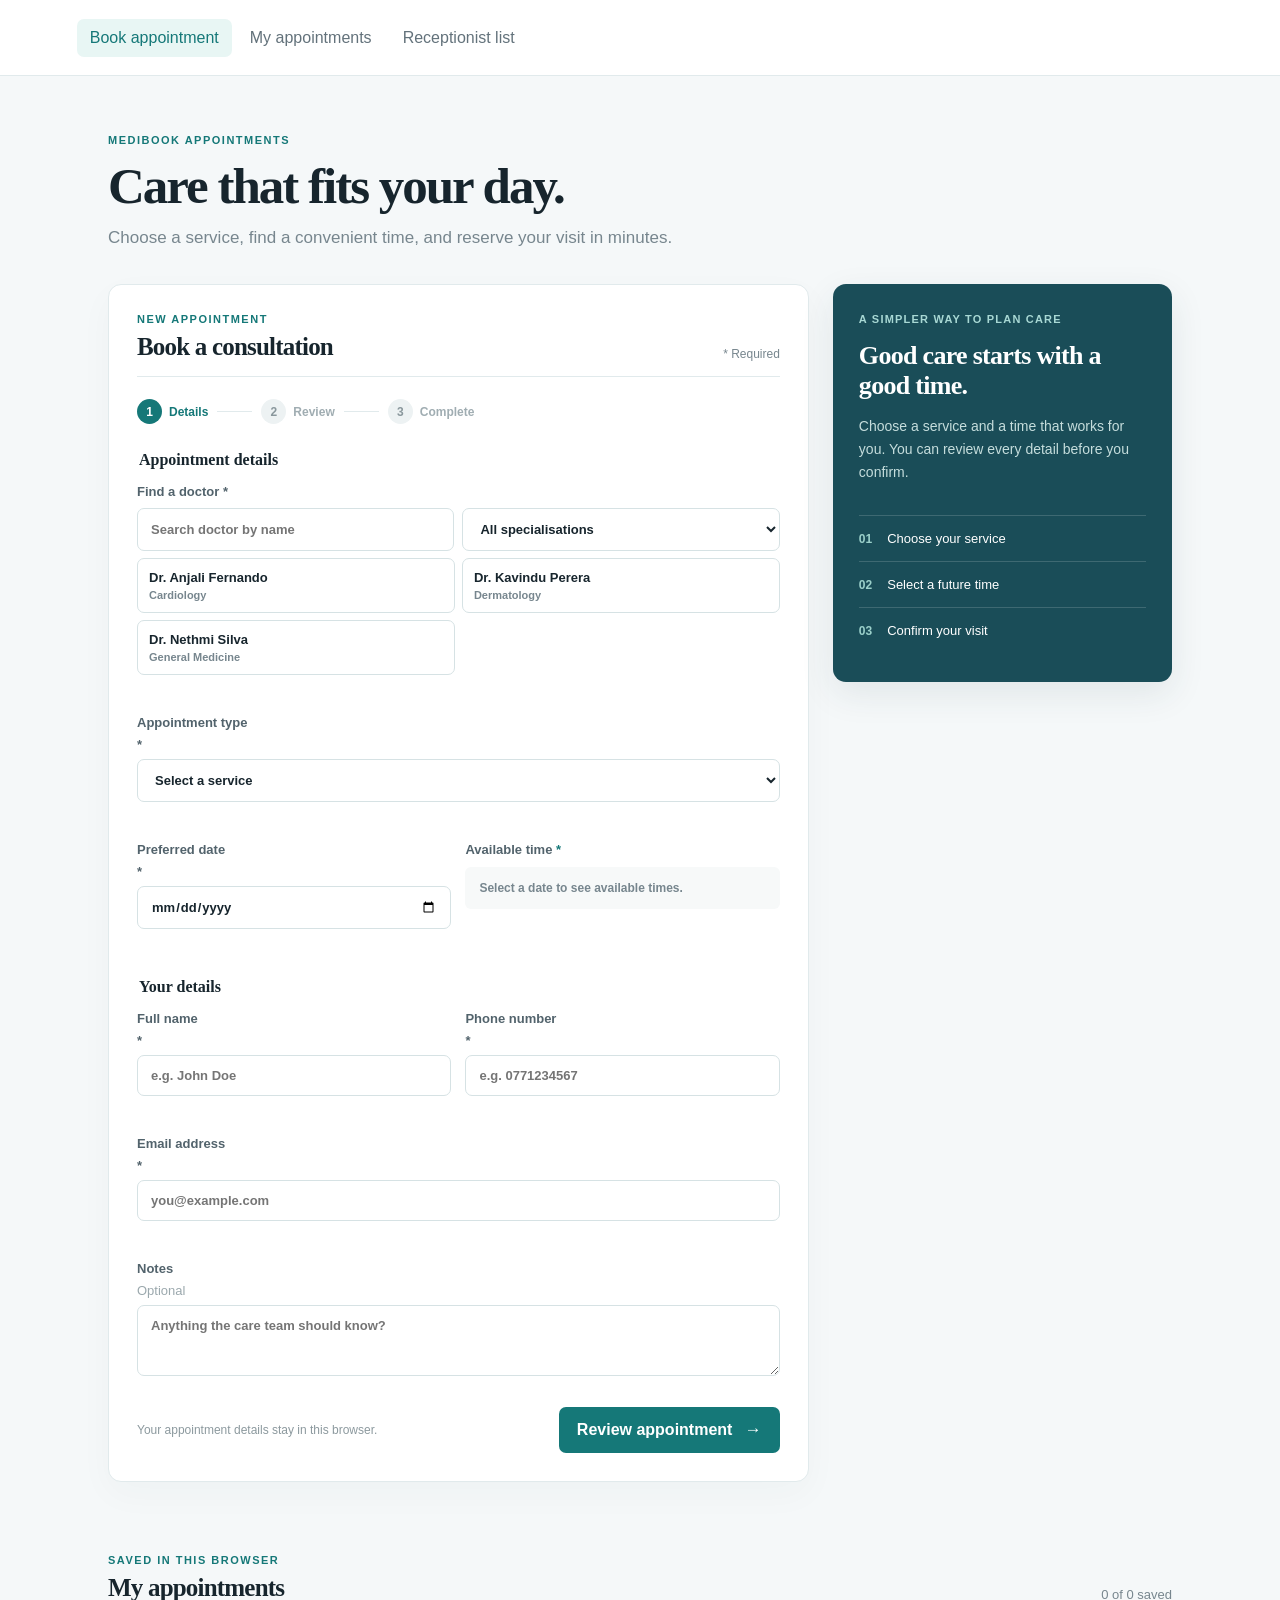
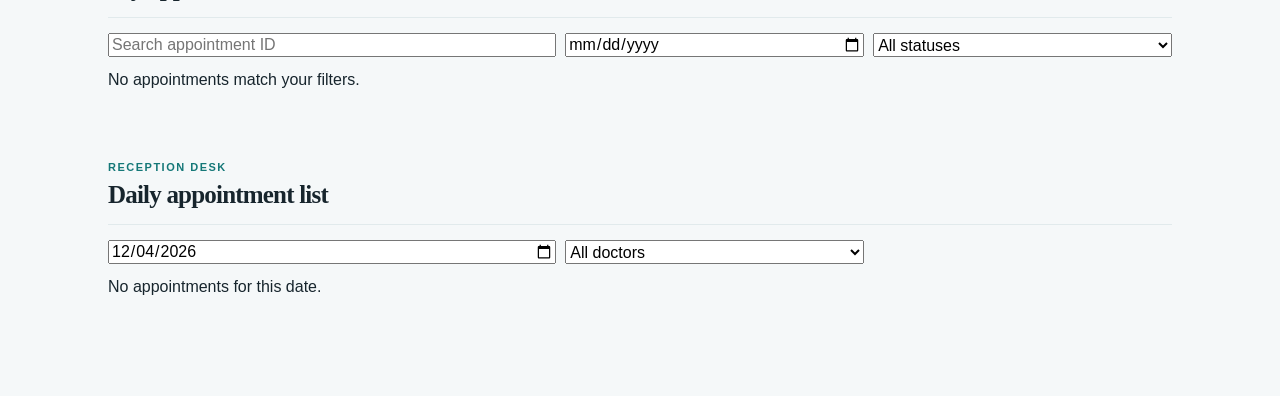
<file: src/main/resources/templates/index.html>
<!doctype html>
<html lang="en">
<head>
    <meta charset="UTF-8">
    <meta name="viewport" content="width=device-width, initial-scale=1.0">
    <meta name="description" content="MediBook appointment booking">
    <title>MediBook | Book an Appointment</title>
    <link rel="stylesheet" href="styles.css">
</head>
<body>
    <header class="site-header">
        <nav class="main-nav" aria-label="Primary navigation">
            <a class="nav-link active" href="#booking">Book appointment</a>
            <a class="nav-link" href="#appointments">My appointments</a><a class="nav-link" href="#reception">Receptionist list</a>
        </nav>
    </header>
    <main class="page-shell">
        <section class="page-intro"><p class="eyebrow">MEDIBOOK APPOINTMENTS</p><h1>Care that fits your day.</h1><p>Choose a service, find a convenient time, and reserve your visit in minutes.</p></section>
        <div id="global-notice" class="notice" role="alert" hidden></div>
        <section id="booking" class="booking-layout" aria-labelledby="booking-title">
            <div class="booking-main">
                <div class="section-heading"><div><p class="eyebrow">NEW APPOINTMENT</p><h2 id="booking-title">Book a consultation</h2></div><span class="required-note">* Required</span></div>
                <div class="stepper" aria-label="Booking progress"><span class="step active" data-step-indicator="1"><b>1</b> Details</span><i></i><span class="step" data-step-indicator="2"><b>2</b> Review</span><i></i><span class="step" data-step-indicator="3"><b>3</b> Complete</span></div>
                <form id="appointment-form" novalidate>
                    <div id="details-step" class="form-step">
                        <fieldset><legend>Appointment details</legend><div class="field-grid">
                            <div class="field full"><span>Find a doctor <span>*</span></span><div class="doctor-search"><input id="doctor-search" type="search" placeholder="Search doctor by name"><select id="specialisation-filter" aria-label="Filter doctors by specialisation"><option value="">All specialisations</option></select></div><div id="doctor-list" class="doctor-list compact"></div><small class="field-error" data-error-for="doctor"></small></div>
                            <label class="field full">Appointment type <span>*</span><select id="service" required><option value="">Select a service</option><option>General Consultation</option><option>Dental Consultation</option><option>Child Health Consultation</option><option>Women's Health Consultation</option><option>Nutrition Consultation</option></select><small class="field-error" data-error-for="service"></small></label>
                            <label class="field">Preferred date <span>*</span><input id="date" type="date" required><small class="field-error" data-error-for="date"></small></label>
                            <div class="field slot-field"><span class="field-label">Available time <span>*</span></span><div id="slot-list" class="slot-grid" aria-live="polite"><p class="field-hint">Select a date to see available times.</p></div><small class="field-error" data-error-for="time"></small></div>
                        </div></fieldset>
                        <fieldset><legend>Your details</legend><div class="field-grid">
                            <label class="field">Full name <span>*</span><input id="name" type="text" autocomplete="name" placeholder="e.g. John Doe" required><small class="field-error" data-error-for="name"></small></label>
                            <label class="field">Phone number <span>*</span><input id="phone" type="tel" autocomplete="tel" placeholder="e.g. 0771234567" required><small class="field-error" data-error-for="phone"></small></label>
                            <label class="field full">Email address <span>*</span><input id="email" type="email" autocomplete="email" placeholder="you@example.com" required><small class="field-error" data-error-for="email"></small></label>
                            <label class="field full">Notes <em>Optional</em><textarea id="notes" rows="3" placeholder="Anything the care team should know?"></textarea></label>
                        </div></fieldset>
                        <div class="form-actions"><span class="secure-note">Your appointment details stay in this browser.</span><button class="button button-primary" type="submit">Review appointment <span>→</span></button></div>
                    </div>
                    <div id="review-step" class="form-step" hidden><div class="review-heading"><button type="button" class="back-link" id="back-to-details">← Edit details</button><p class="eyebrow">CHECK BEFORE YOU BOOK</p><h2>Review appointment</h2><p>Everything look right? Confirm below to reserve this time.</p></div><div id="review-card" class="review-card"></div><div class="form-actions"><button type="button" class="button button-secondary" id="review-edit">Edit details</button><button class="button button-primary" type="button" id="confirm-booking">Confirm appointment <span>→</span></button></div></div>
                </form>
                <div id="success-step" class="form-step success-panel" hidden><div class="success-icon">✓</div><p class="eyebrow">BOOKING CONFIRMED</p><h2>Your appointment is reserved.</h2><p>We have saved your appointment details in this browser.</p><div class="booking-id"><span>Appointment ID</span><strong id="booking-id"></strong></div><button class="button button-primary" id="new-appointment">Book another appointment</button><a class="text-link" href="#appointments" id="view-appointments">View my appointments</a></div>
            </div>
            <aside class="booking-aside"><div class="aside-kicker">A simpler way to plan care</div><h2>Good care starts with a good time.</h2><p>Choose a service and a time that works for you. You can review every detail before you confirm.</p><div class="aside-list"><div><b>01</b><span>Choose your service</span></div><div><b>02</b><span>Select a future time</span></div><div><b>03</b><span>Confirm your visit</span></div></div></aside>
        </section>
        <section id="appointments" class="appointments-section" aria-labelledby="appointments-title"><div class="section-heading"><div><p class="eyebrow">SAVED IN THIS BROWSER</p><h2 id="appointments-title">My appointments</h2></div><span id="appointment-count" class="muted"></span></div><div class="appointment-filters"><input id="appointment-search" type="search" placeholder="Search appointment ID"><input id="appointment-date-filter" type="date"><select id="appointment-status-filter"><option value="">All statuses</option><option value="Confirmed">Confirmed</option><option value="Rescheduled">Rescheduled</option><option value="Cancelled">Cancelled</option></select></div><div id="appointment-list"></div></section>
        <section id="reception" class="appointments-section" aria-labelledby="reception-title"><div class="section-heading"><div><p class="eyebrow">RECEPTION DESK</p><h2 id="reception-title">Daily appointment list</h2></div></div><div class="appointment-filters"><input id="reception-date" type="date"><select id="reception-doctor"><option value="">All doctors</option></select></div><div id="reception-list"></div></section>
    </main>
    <script src="app.js"></script>
</body>
</html>
</file>
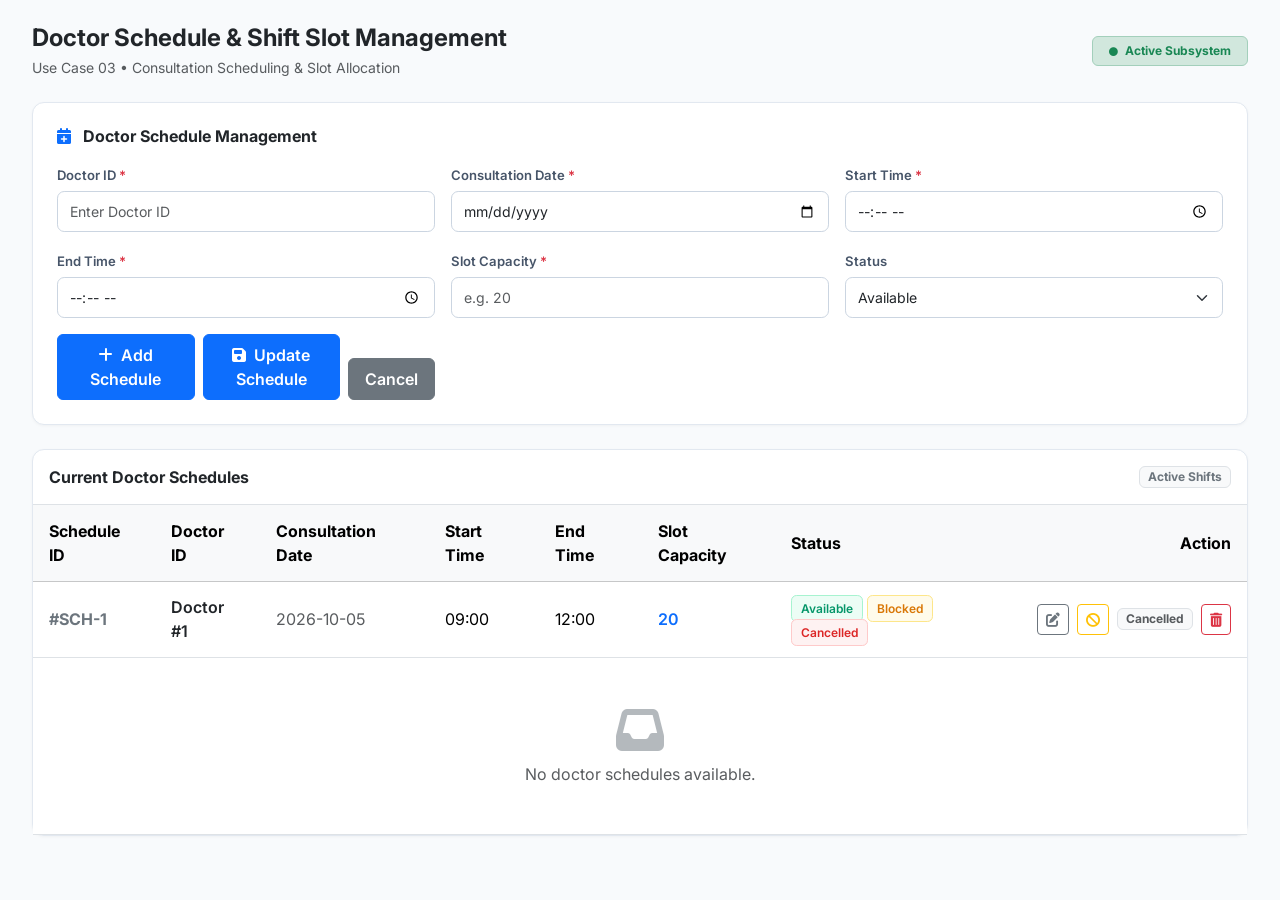
<file: src/main/resources/templates/doctor-schedule.html>
<!DOCTYPE html>
<html lang="en" xmlns:th="http://www.thymeleaf.org">
<head>
    <meta charset="UTF-8">
    <meta name="viewport" content="width=device-width, initial-scale=1.0">
    <title>Doctor Schedule &amp; Shift Slot Management</title>
    <!-- Fonts & Bootstrap 5 -->
    <link rel="preconnect" href="https://fonts.googleapis.com">
    <link rel="preconnect" href="https://fonts.gstatic.com" crossorigin>
    <link href="https://fonts.googleapis.com/css2?family=Inter:wght@400;500;600;700&display=swap" rel="stylesheet">
    <link href="https://cdn.jsdelivr.net/npm/bootstrap@5.3.0/dist/css/bootstrap.min.css" rel="stylesheet">
    <link href="https://cdnjs.cloudflare.com/ajax/libs/font-awesome/6.4.0/css/all.min.css" rel="stylesheet">
    <style>
        body {
            background-color: #f8fafc;
            font-family: 'Inter', -apple-system, sans-serif;
            color: #1e293b;
            padding: 1.5rem 2rem;
            margin: 0;
        }
        .surface-card {
            background: #ffffff;
            border-radius: 0.75rem;
            border: 1px solid #e2e8f0;
            box-shadow: 0 1px 3px rgba(0, 0, 0, 0.04);
            margin-bottom: 1.5rem;
        }
        .form-label {
            font-size: 0.82rem;
            font-weight: 600;
            color: #475569;
            margin-bottom: 0.35rem;
        }
        .form-control, .form-select {
            font-size: 0.88rem;
            border-radius: 0.45rem;
            border: 1px solid #cbd5e1;
            padding: 0.55rem 0.75rem;
        }
        .form-control:focus, .form-select:focus {
            border-color: #2563eb;
            box-shadow: 0 0 0 3px rgba(37, 99, 235, 0.12);
        }
        .badge-available {
            background: #ecfdf5;
            color: #059669;
            border: 1px solid #a7f3d0;
            font-weight: 600;
            border-radius: 0.35rem;
            padding: 0.3rem 0.55rem;
            font-size: 0.75rem;
        }
        .badge-blocked {
            background: #fffbeb;
            color: #d97706;
            border: 1px solid #fde68a;
            font-weight: 600;
            border-radius: 0.35rem;
            padding: 0.3rem 0.55rem;
            font-size: 0.75rem;
        }
        .badge-cancelled {
            background: #fef2f2;
            color: #dc2626;
            border: 1px solid #fecaca;
            font-weight: 600;
            border-radius: 0.35rem;
            padding: 0.3rem 0.55rem;
            font-size: 0.75rem;
        }
        .table > :not(caption) > * > * {
            padding: 0.85rem 1rem;
            vertical-align: middle;
        }
    </style>
</head>
<body>

<!-- Header Section -->
<div class="d-flex justify-content-between align-items-center mb-4">
    <div>
        <h4 class="fw-bold mb-1 text-dark">Doctor Schedule &amp; Shift Slot Management</h4>
        <div class="text-muted small">Use Case 03 &bull; Consultation Scheduling &amp; Slot Allocation</div>
    </div>
    <div class="d-flex gap-2">
        <span class="badge bg-success-subtle text-success border border-success-subtle px-3 py-2">
            <i class="fas fa-circle text-success me-1" style="font-size: 0.55rem;"></i> Active Subsystem
        </span>
    </div>
</div>

<!-- Schedule Form Card -->
<div class="surface-card p-4">
    <h6 class="fw-bold mb-3 text-dark">
        <i class="fas fa-calendar-plus text-primary me-2"></i>
        <span th:text="${doctorSchedule.scheduleId == 0 ? 'Create Doctor Schedule' : 'Update Doctor Schedule'}">
            Doctor Schedule Management
        </span>
    </h6>

    <form th:action="@{/doctor-schedule/save}" th:object="${doctorSchedule}" method="post" class="row g-3">
        <input type="hidden" th:field="*{scheduleId}">

        <!-- DOCTOR ID -->
        <div class="col-md-4">
            <label class="form-label">Doctor ID <span class="text-danger">*</span></label>
            <input type="number" th:field="*{doctorId}" class="form-control" placeholder="Enter Doctor ID" required>
            <span class="text-danger small" th:if="${#fields.hasErrors('doctorId')}" th:errors="*{doctorId}"></span>
        </div>

        <!-- CONSULTATION DATE -->
        <div class="col-md-4">
            <label class="form-label">Consultation Date <span class="text-danger">*</span></label>
            <input type="date" th:field="*{consultationDate}" class="form-control" required>
            <span class="text-danger small" th:if="${#fields.hasErrors('consultationDate')}" th:errors="*{consultationDate}"></span>
        </div>

        <!-- START TIME -->
        <div class="col-md-4">
            <label class="form-label">Start Time <span class="text-danger">*</span></label>
            <input type="time" th:field="*{startTime}" class="form-control" required>
            <span class="text-danger small" th:if="${#fields.hasErrors('startTime')}" th:errors="*{startTime}"></span>
        </div>

        <!-- END TIME -->
        <div class="col-md-4">
            <label class="form-label">End Time <span class="text-danger">*</span></label>
            <input type="time" th:field="*{endTime}" class="form-control" required>
            <span class="text-danger small" th:if="${#fields.hasErrors('endTime')}" th:errors="*{endTime}"></span>
        </div>

        <!-- SLOT CAPACITY -->
        <div class="col-md-4">
            <label class="form-label">Slot Capacity <span class="text-danger">*</span></label>
            <input type="number" th:field="*{slotCapacity}" class="form-control" placeholder="e.g. 20" required>
            <span class="text-danger small" th:if="${#fields.hasErrors('slotCapacity')}" th:errors="*{slotCapacity}"></span>
        </div>

        <!-- STATUS -->
        <div class="col-md-4">
            <label class="form-label">Status</label>
            <select th:field="*{status}" class="form-select">
                <option value="Available">Available</option>
                <option value="Blocked">Blocked</option>
                <option value="Cancelled">Cancelled</option>
            </select>
        </div>

        <!-- SUBMIT / CANCEL BUTTONS -->
        <div class="col-md-4 d-flex align-items-end gap-2">
            <button type="submit" class="btn btn-primary w-100 py-2 fw-semibold" th:if="${doctorSchedule.scheduleId == 0}">
                <i class="fas fa-plus me-1"></i> Add Schedule
            </button>
            <button type="submit" class="btn btn-primary w-100 py-2 fw-semibold" th:if="${doctorSchedule.scheduleId != 0}">
                <i class="fas fa-save me-1"></i> Update Schedule
            </button>
            <a th:if="${doctorSchedule.scheduleId != 0}" th:href="@{/doctor-schedule}" class="btn btn-secondary py-2 px-3 fw-semibold">
                Cancel
            </a>
        </div>
    </form>
</div>

<!-- Schedules Table Card -->
<div class="surface-card">
    <div class="p-3 border-bottom d-flex justify-content-between align-items-center">
        <h6 class="fw-bold mb-0 text-dark">Current Doctor Schedules</h6>
        <span class="badge bg-light text-secondary border">Active Shifts</span>
    </div>

    <div class="table-responsive">
        <table class="table align-middle mb-0">
            <thead class="table-light">
            <tr>
                <th class="ps-3">Schedule ID</th>
                <th>Doctor ID</th>
                <th>Consultation Date</th>
                <th>Start Time</th>
                <th>End Time</th>
                <th>Slot Capacity</th>
                <th>Status</th>
                <th class="text-end pe-3">Action</th>
            </tr>
            </thead>
            <tbody>
            <tr th:each="schedule : ${schedules}">
                <td class="ps-3 fw-bold text-secondary" th:text="'#SCH-' + ${schedule.scheduleId}">#SCH-1</td>
                <td class="fw-semibold text-dark" th:text="'Doctor #' + ${schedule.doctorId}">Doctor #1</td>
                <td class="text-muted" th:text="${schedule.consultationDate}">2026-10-05</td>
                <td th:text="${schedule.startTime}">09:00</td>
                <td th:text="${schedule.endTime}">12:00</td>
                <td class="fw-semibold text-primary" th:text="${schedule.slotCapacity}">20</td>
                <td>
                    <span th:if="${schedule.status == 'Available'}" class="badge-available">Available</span>
                    <span th:if="${schedule.status == 'Blocked'}" class="badge-blocked">Blocked</span>
                    <span th:if="${schedule.status == 'Cancelled'}" class="badge-cancelled">Cancelled</span>
                </td>
                <td class="text-end pe-3">
                    <div class="d-inline-flex gap-2 align-items-center">
                        <a th:href="@{/doctor-schedule/edit/{id}(id=${schedule.scheduleId})}" class="btn btn-sm btn-outline-secondary" title="Edit Schedule">
                            <i class="fas fa-pen-to-square"></i>
                        </a>

                        <a th:if="${schedule.status != 'Cancelled'}" th:href="@{/doctor-schedule/cancel/{id}(id=${schedule.scheduleId})}" class="btn btn-sm btn-outline-warning" title="Cancel Shift">
                            <i class="fas fa-ban"></i>
                        </a>

                        <span th:if="${schedule.status == 'Cancelled'}" class="badge bg-light text-muted border py-1 px-2">
                            Cancelled
                        </span>

                        <a th:href="@{/doctor-schedule/delete/{id}(id=${schedule.scheduleId})}" class="btn btn-sm btn-outline-danger" title="Delete Schedule" onclick="return confirm('Delete this schedule?');">
                            <i class="fas fa-trash-can"></i>
                        </a>
                    </div>
                </td>
            </tr>
            <tr th:if="${#lists.isEmpty(schedules)}">
                <td colspan="8" class="text-center py-5 text-muted">
                    <i class="fas fa-inbox fa-3x mb-2 text-secondary opacity-50 d-block"></i>
                    No doctor schedules available.
                </td>
            </tr>
            </tbody>
        </table>
    </div>
</div>

<!-- Bootstrap 5 JS -->
<script src="https://cdn.jsdelivr.net/npm/bootstrap@5.3.0/dist/js/bootstrap.bundle.min.js"></script>
</body>
</html>
</file>
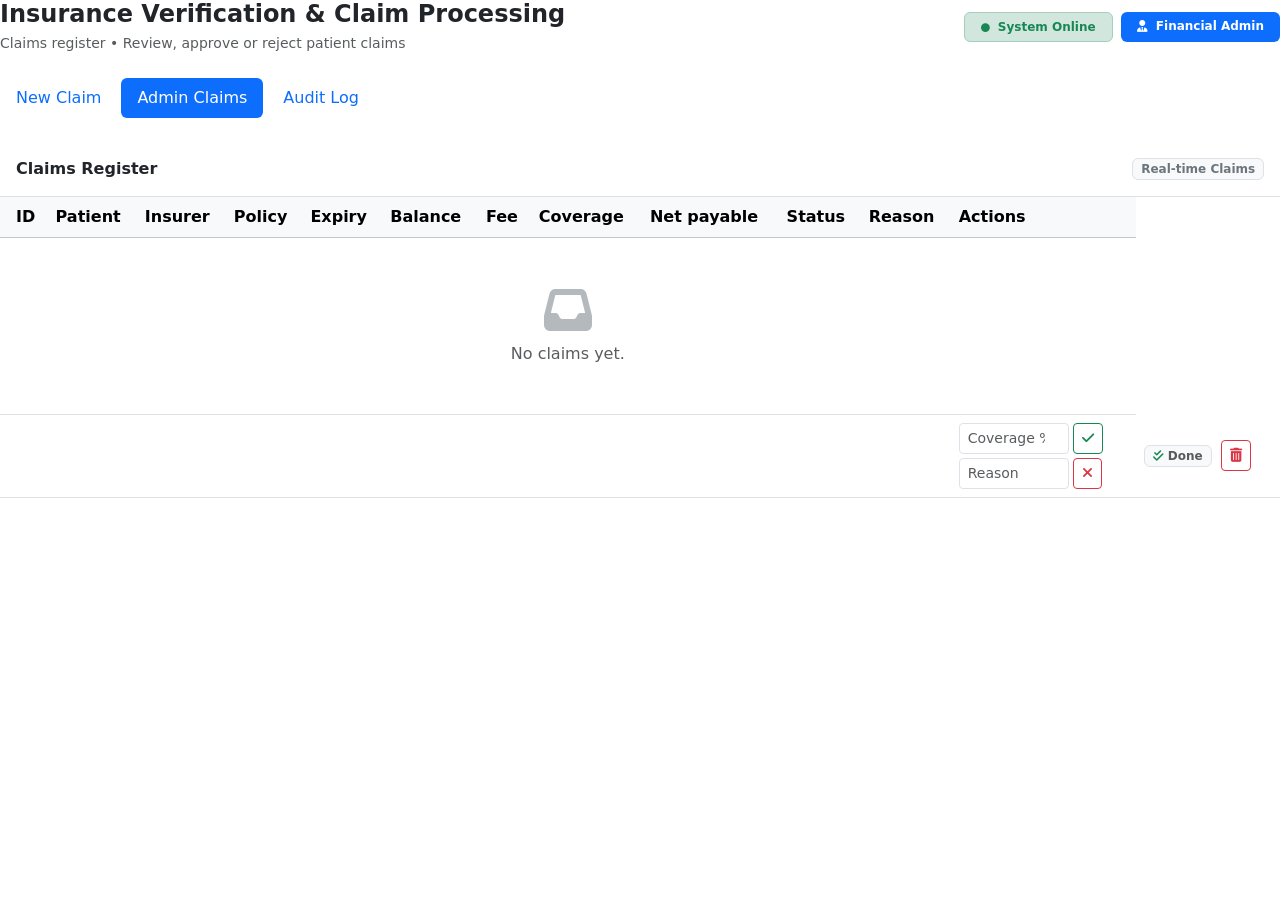
<file: src/main/resources/templates/insurance-admin-claims.html>
<!DOCTYPE html>
<html xmlns:th="http://www.thymeleaf.org" lang="en">
<head>
    <meta charset="UTF-8">
    <meta name="viewport" content="width=device-width, initial-scale=1.0">
    <title>MediBook ERP - Claims Register</title>
    <link href="https://fonts.googleapis.com/css2?family=Inter:wght@400;500;600;700&display=swap" rel="stylesheet">
    <link href="https://cdn.jsdelivr.net/npm/bootstrap@5.3.0/dist/css/bootstrap.min.css" rel="stylesheet">
    <link href="https://cdnjs.cloudflare.com/ajax/libs/font-awesome/6.4.0/css/all.min.css" rel="stylesheet">
    <link rel="stylesheet" th:href="@{/insurance.css}">
</head>
<body>

<div class="d-flex justify-content-between align-items-center mb-4">
    <div>
        <h4 class="fw-bold mb-1 text-dark">Insurance Verification &amp; Claim Processing</h4>
        <div class="text-muted small">Claims register &bull; Review, approve or reject patient claims</div>
    </div>
    <div class="d-flex gap-2">
        <span class="badge bg-success-subtle text-success border border-success-subtle px-3 py-2">
            <i class="fas fa-circle text-success me-1" style="font-size: 0.55rem;"></i> System Online
        </span>
        <span class="badge bg-primary text-white px-3 py-2"><i class="fas fa-user-tie me-1"></i> Financial Admin</span>
    </div>
</div>

<nav class="nav nav-pills mb-4 gap-1">
    <a class="nav-link" th:href="@{/insurance/claim/new}">New Claim</a>
    <a class="nav-link active" th:href="@{/insurance/admin/claims}">Admin Claims</a>
    <a class="nav-link" th:href="@{/insurance/admin/audit-log}">Audit Log</a>
</nav>

<div class="surface-card">
    <div class="p-3 border-bottom d-flex justify-content-between align-items-center">
        <h6 class="fw-bold mb-0 text-dark">Claims Register</h6>
        <span class="badge bg-light text-secondary border">Real-time Claims</span>
    </div>
    <div class="table-responsive">
        <table class="table align-middle mb-0">
            <thead class="table-light">
            <tr>
                <th class="ps-3">ID</th><th>Patient</th><th>Insurer</th><th>Policy</th><th>Expiry</th>
                <th>Balance</th><th>Fee</th><th>Coverage</th><th>Net payable</th>
                <th>Status</th><th>Reason</th><th class="pe-3">Actions</th>
            </tr>
            </thead>
            <tbody>
            <tr th:if="${#lists.isEmpty(claims)}">
                <td colspan="12" class="text-center py-5 text-muted">
                    <i class="fas fa-inbox fa-3x mb-2 text-secondary opacity-50 d-block"></i>
                    No claims yet.
                </td>
            </tr>
            <tr th:each="c : ${claims}">
                <td class="ps-3 fw-bold text-secondary" th:text="'#' + ${c.id}"></td>
                <td th:text="${c.patientName}"></td>
                <td th:text="${c.insurerName}"></td>
                <td th:text="${c.policyNumber}"></td>
                <td th:text="${c.policyExpiryDate}"></td>
                <td th:text="${#numbers.formatDecimal(c.deductibleBalance, 1, 'COMMA', 2, 'POINT')}"></td>
                <td th:text="${#numbers.formatDecimal(c.channelingFee, 1, 'COMMA', 2, 'POINT')}"></td>
                <td th:text="${c.coveragePercentage} + '%'"></td>
                <td class="fw-semibold text-primary" th:text="${#numbers.formatDecimal(c.netPayable, 1, 'COMMA', 2, 'POINT')}"></td>
                <td><span class="status-badge" th:classappend="'st-' + ${c.status}" th:text="${c.status}"></span></td>
                <td class="text-muted" th:text="${c.rejectionReason}"></td>

                <td class="pe-3" th:if="${c.status == 'PENDING' or c.status == 'NEEDS_REVIEW'}">
                    <form th:action="@{/insurance/admin/claims/{id}/approve(id=${c.id})}" method="post" class="d-flex gap-1 mb-1">
                        <input type="number" name="coveragePercentage" min="0" max="100" step="0.1" placeholder="Coverage %" class="form-control form-control-sm" style="width: 110px;" required>
                        <button type="submit" class="btn btn-sm btn-outline-success" title="Approve"><i class="fas fa-check"></i></button>
                    </form>
                    <form th:action="@{/insurance/admin/claims/{id}/reject(id=${c.id})}" method="post" class="d-flex gap-1">
                        <input type="text" name="reason" placeholder="Reason" class="form-control form-control-sm" style="width: 110px;" required>
                        <button type="submit" class="btn btn-sm btn-outline-danger" title="Reject"><i class="fas fa-xmark"></i></button>
                    </form>
                </td>
                <td class="pe-3" th:unless="${c.status == 'PENDING' or c.status == 'NEEDS_REVIEW'}">
                    <span class="badge bg-light text-muted border py-1 px-2 me-1"><i class="fas fa-check-double text-success"></i> Done</span>
                    <form th:action="@{/insurance/admin/claims/{id}/delete(id=${c.id})}" method="post" class="d-inline"
                          onsubmit="return confirm('Permanently delete this claim? This cannot be undone.');">
                        <button type="submit" class="btn btn-sm btn-outline-danger" title="Delete"><i class="fas fa-trash-can"></i></button>
                    </form>
                </td>
            </tr>
            </tbody>
        </table>
    </div>
</div>

<script src="https://cdn.jsdelivr.net/npm/bootstrap@5.3.0/dist/js/bootstrap.bundle.min.js"></script>
</body>
</html>
</file>
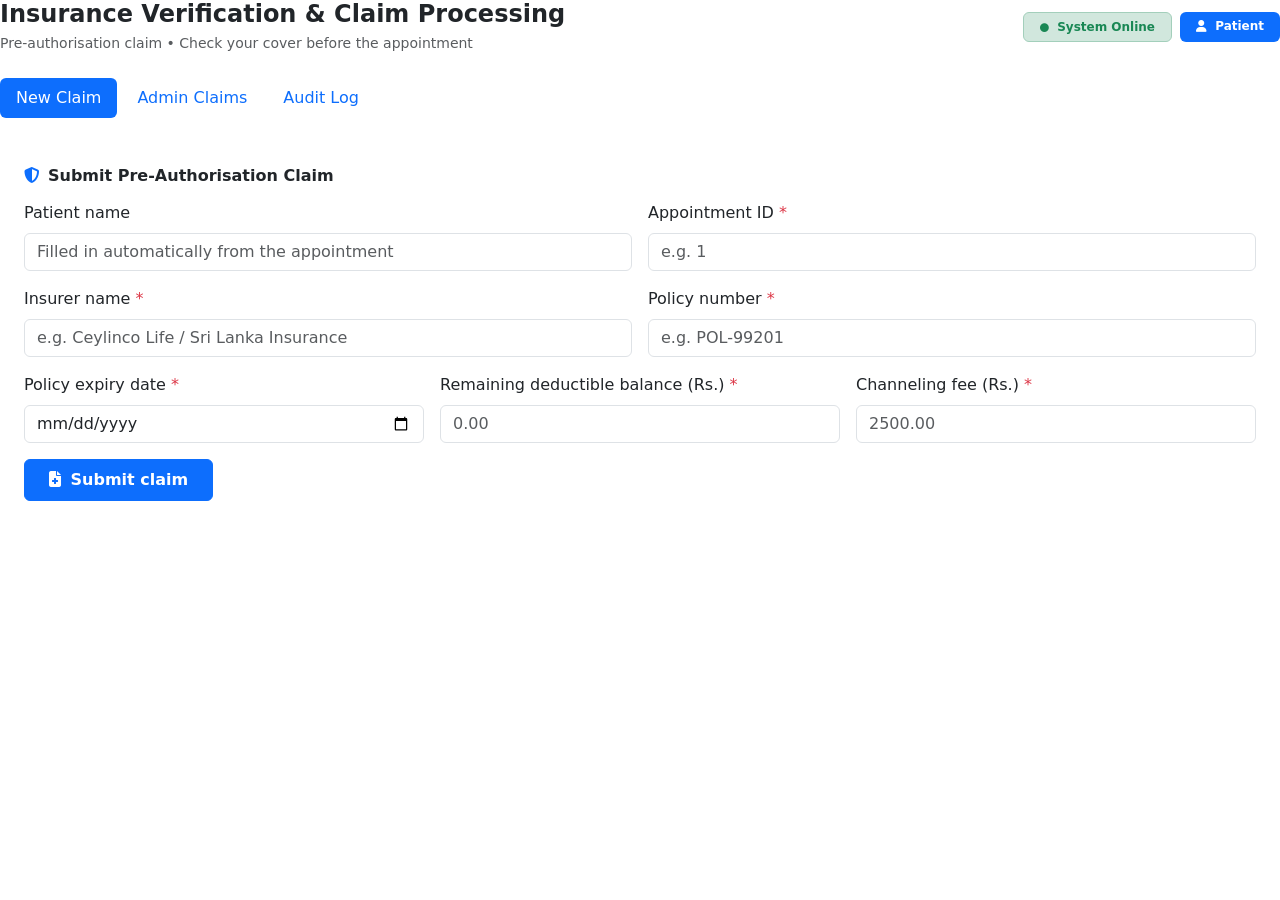
<file: src/main/resources/templates/insurance-claim-form.html>
<!DOCTYPE html>
<html xmlns:th="http://www.thymeleaf.org" lang="en">
<head>
    <meta charset="UTF-8">
    <meta name="viewport" content="width=device-width, initial-scale=1.0">
    <title>MediBook ERP - Insurance Claim</title>
    <link href="https://fonts.googleapis.com/css2?family=Inter:wght@400;500;600;700&display=swap" rel="stylesheet">
    <link href="https://cdn.jsdelivr.net/npm/bootstrap@5.3.0/dist/css/bootstrap.min.css" rel="stylesheet">
    <link href="https://cdnjs.cloudflare.com/ajax/libs/font-awesome/6.4.0/css/all.min.css" rel="stylesheet">
    <link rel="stylesheet" th:href="@{/insurance.css}">
</head>
<body>

<div class="d-flex justify-content-between align-items-center mb-4">
    <div>
        <h4 class="fw-bold mb-1 text-dark">Insurance Verification &amp; Claim Processing</h4>
        <div class="text-muted small">Pre-authorisation claim &bull; Check your cover before the appointment</div>
    </div>
    <div class="d-flex gap-2">
        <span class="badge bg-success-subtle text-success border border-success-subtle px-3 py-2">
            <i class="fas fa-circle text-success me-1" style="font-size: 0.55rem;"></i> System Online
        </span>
        <span class="badge bg-primary text-white px-3 py-2"><i class="fas fa-user me-1"></i> Patient</span>
    </div>
</div>

<nav class="nav nav-pills mb-4 gap-1">
    <a class="nav-link active" th:href="@{/insurance/claim/new}">New Claim</a>
    <a class="nav-link" th:href="@{/insurance/admin/claims}">Admin Claims</a>
    <a class="nav-link" th:href="@{/insurance/admin/audit-log}">Audit Log</a>
</nav>

<div class="surface-card p-4">
    <h6 class="fw-bold mb-3 text-dark"><i class="fas fa-shield-halved text-primary me-2"></i>Submit Pre-Authorisation Claim</h6>
    <form th:action="@{/insurance/claim}" th:object="${claim}" method="post" class="row g-3">

        <div class="col-md-6">
            <label class="form-label">Patient name</label>
            <input type="text" class="form-control" name="patientName" id="patientName"
                   th:value="${claim != null ? claim.patientName : ''}"
                   placeholder="Filled in automatically from the appointment" readonly>
        </div>

        <!-- LINE 42: Decoupled from th:field to avoid SpringInputGeneralFieldTagProcessor mismatch -->
        <div class="col-md-6">
            <label class="form-label">Appointment ID <span class="text-danger">*</span></label>
            <input type="number" class="form-control" id="appointmentId" name="appointmentId"
                   placeholder="e.g. 1" required>
        </div>

        <div class="col-md-6">
            <label class="form-label">Insurer name <span class="text-danger">*</span></label>
            <input type="text" class="form-control" id="insurerName" name="insurerName"
                   placeholder="e.g. Ceylinco Life / Sri Lanka Insurance" required>
        </div>

        <div class="col-md-6">
            <label class="form-label">Policy number <span class="text-danger">*</span></label>
            <input type="text" class="form-control" id="policyNumber" name="policyNumber"
                   placeholder="e.g. POL-99201" required>
        </div>

        <div class="col-md-4">
            <label class="form-label">Policy expiry date <span class="text-danger">*</span></label>
            <input type="date" class="form-control" id="policyExpiryDate" name="policyExpiryDate" required>
        </div>

        <div class="col-md-4">
            <label class="form-label">Remaining deductible balance (Rs.) <span class="text-danger">*</span></label>
            <input type="number" step="0.01" min="0" class="form-control" id="deductibleBalance" name="deductibleBalance"
                   placeholder="0.00" required>
        </div>

        <div class="col-md-4">
            <label class="form-label">Channeling fee (Rs.) <span class="text-danger">*</span></label>
            <input type="number" step="0.01" min="0" class="form-control" id="channelingFee" name="channelingFee"
                   placeholder="2500.00" required>
        </div>

        <div class="col-12">
            <button type="submit" class="btn btn-primary px-4 py-2 fw-semibold">
                <i class="fas fa-file-medical me-1"></i> Submit claim
            </button>
        </div>
    </form>
</div>

<script src="https://cdn.jsdelivr.net/npm/bootstrap@5.3.0/dist/js/bootstrap.bundle.min.js"></script>
</body>
</html>
</file>
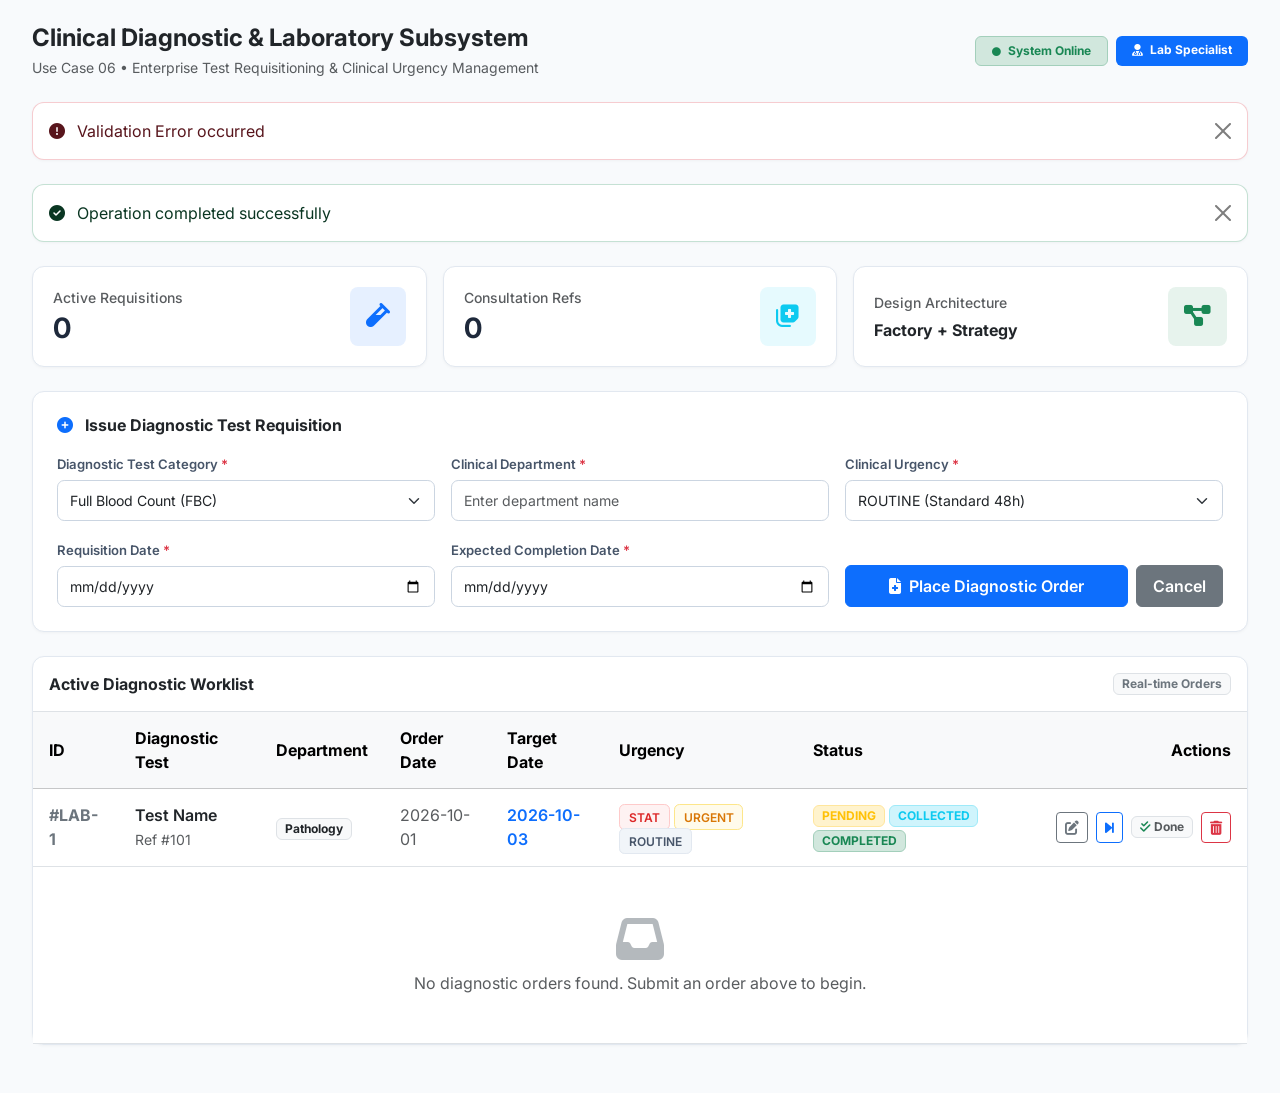
<file: src/main/resources/templates/lab-orders.html>
<!DOCTYPE html>
<html xmlns:th="http://www.thymeleaf.org" lang="en">
<head>
    <meta charset="UTF-8">
    <meta name="viewport" content="width=device-width, initial-scale=1.0">
    <title>MediBook ERP - Clinical Laboratory &amp; Diagnostics</title>
    <!-- Fonts & Bootstrap 5 -->
    <link rel="preconnect" href="https://fonts.googleapis.com">
    <link rel="preconnect" href="https://fonts.gstatic.com" crossorigin>
    <link href="https://fonts.googleapis.com/css2?family=Inter:wght@400;500;600;700&display=swap" rel="stylesheet">
    <link href="https://cdn.jsdelivr.net/npm/bootstrap@5.3.0/dist/css/bootstrap.min.css" rel="stylesheet">
    <link href="https://cdnjs.cloudflare.com/ajax/libs/font-awesome/6.4.0/css/all.min.css" rel="stylesheet">
    <style>
        body {
            background-color: #f8fafc;
            font-family: 'Inter', -apple-system, sans-serif;
            color: #1e293b;
            padding: 1.5rem 2rem;
            margin: 0;
        }
        .surface-card {
            background: #ffffff;
            border-radius: 0.75rem;
            border: 1px solid #e2e8f0;
            box-shadow: 0 1px 3px rgba(0, 0, 0, 0.04);
            margin-bottom: 1.5rem;
        }
        .stat-card {
            padding: 1.25rem;
            display: flex;
            align-items: center;
            justify-content: space-between;
        }
        .form-label {
            font-size: 0.82rem;
            font-weight: 600;
            color: #475569;
            margin-bottom: 0.35rem;
        }
        .form-control, .form-select {
            font-size: 0.88rem;
            border-radius: 0.45rem;
            border: 1px solid #cbd5e1;
            padding: 0.55rem 0.75rem;
        }
        .form-control:focus, .form-select:focus {
            border-color: #2563eb;
            box-shadow: 0 0 0 3px rgba(37, 99, 235, 0.12);
        }
        .badge-soft-stat {
            background: #fef2f2;
            color: #dc2626;
            border: 1px solid #fecaca;
            font-weight: 600;
            border-radius: 0.35rem;
            padding: 0.3rem 0.55rem;
            font-size: 0.75rem;
        }
        .badge-soft-urgent {
            background: #fffbeb;
            color: #d97706;
            border: 1px solid #fde68a;
            font-weight: 600;
            border-radius: 0.35rem;
            padding: 0.3rem 0.55rem;
            font-size: 0.75rem;
        }
        .badge-soft-routine {
            background: #f1f5f9;
            color: #475569;
            border: 1px solid #e2e8f0;
            font-weight: 600;
            border-radius: 0.35rem;
            padding: 0.3rem 0.55rem;
            font-size: 0.75rem;
        }
        .table > :not(caption) > * > * {
            padding: 0.85rem 1rem;
            vertical-align: middle;
        }
    </style>
</head>
<body>

<!-- Header Section -->
<div class="d-flex justify-content-between align-items-center mb-4">
    <div>
        <h4 class="fw-bold mb-1 text-dark">Clinical Diagnostic &amp; Laboratory Subsystem</h4>
        <div class="text-muted small">Use Case 06 &bull; Enterprise Test Requisitioning &amp; Clinical Urgency Management</div>
    </div>
    <div class="d-flex gap-2">
        <span class="badge bg-success-subtle text-success border border-success-subtle px-3 py-2">
            <i class="fas fa-circle text-success me-1" style="font-size: 0.55rem;"></i> System Online
        </span>
        <span class="badge bg-primary text-white px-3 py-2">
            <i class="fas fa-user-md me-1"></i> Lab Specialist
        </span>
    </div>
</div>

<!-- Alert Messages -->
<div th:if="${errorMessage}" class="alert alert-danger alert-dismissible fade show surface-card border-danger border-opacity-25" role="alert">
    <i class="fas fa-circle-exclamation me-2"></i>
    <span th:text="${errorMessage}">Validation Error occurred</span>
    <button type="button" class="btn-close" data-bs-dismiss="alert" aria-label="Close"></button>
</div>

<div th:if="${successMessage}" class="alert alert-success alert-dismissible fade show surface-card border-success border-opacity-25" role="alert">
    <i class="fas fa-check-circle me-2"></i>
    <span th:text="${successMessage}">Operation completed successfully</span>
    <button type="button" class="btn-close" data-bs-dismiss="alert" aria-label="Close"></button>
</div>

<!-- Diagnostic Metrics -->
<div class="row g-3 mb-4">
    <div class="col-md-4">
        <div class="surface-card stat-card mb-0">
            <div>
                <div class="text-muted small fw-medium">Active Requisitions</div>
                <h3 class="fw-bold mb-0 mt-1" th:text="${#lists.size(labOrders)}">0</h3>
            </div>
            <div class="rounded-3 bg-primary bg-opacity-10 text-primary p-3">
                <i class="fas fa-vial fs-4"></i>
            </div>
        </div>
    </div>
    <div class="col-md-4">
        <div class="surface-card stat-card mb-0">
            <div>
                <div class="text-muted small fw-medium">Consultation Refs</div>
                <h3 class="fw-bold mb-0 mt-1" th:text="${appointmentCount}">0</h3>
            </div>
            <div class="rounded-3 bg-info bg-opacity-10 text-info p-3">
                <i class="fas fa-notes-medical fs-4"></i>
            </div>
        </div>
    </div>
    <div class="col-md-4">
        <div class="surface-card stat-card mb-0">
            <div>
                <div class="text-muted small fw-medium">Design Architecture</div>
                <h6 class="fw-bold text-dark mb-0 mt-2">Factory + Strategy</h6>
            </div>
            <div class="rounded-3 bg-success bg-opacity-10 text-success p-3">
                <i class="fas fa-diagram-project fs-4"></i>
            </div>
        </div>
    </div>
</div>

<!-- Diagnostic Requisition Form (Create / Update Mode) -->
<div class="surface-card p-4">
    <h6 class="fw-bold mb-3 text-dark">
        <i class="fas fa-plus-circle text-primary me-2"></i>
        <span th:text="${editingOrder != null ? 'Update Diagnostic Requisition #LAB-' + editingOrder.id : 'Issue Diagnostic Test Requisition'}">
            Issue Diagnostic Test Requisition
        </span>
    </h6>

    <form th:action="${editingOrder != null ? '/lab-orders/update/' + editingOrder.id : '/lab-orders/create'}"
          method="post"
          id="requisitionForm"
          class="row g-3 needs-validation"
          novalidate>

        <!-- 1. Diagnostic Test Category -->
        <div class="col-md-4">
            <label class="form-label">Diagnostic Test Category <span class="text-danger">*</span></label>
            <select name="testCategory" id="testCategorySelect" class="form-select" required>
                <option value="" disabled th:selected="${editingOrder == null}">Select category...</option>
                <option value="Full Blood Count (FBC)" data-dept="Pathology / Hematology"
                        th:selected="${editingOrder != null && editingOrder.testCategory == 'Full Blood Count (FBC)'}">Full Blood Count (FBC)</option>
                <option value="Lipid Profile" data-dept="Clinical Biochemistry"
                        th:selected="${editingOrder != null && editingOrder.testCategory == 'Lipid Profile'}">Lipid Profile</option>
                <option value="12-Lead ECG" data-dept="Cardiology Diagnostics"
                        th:selected="${editingOrder != null && editingOrder.testCategory == '12-Lead ECG'}">12-Lead ECG</option>
                <option value="Chest X-Ray" data-dept="Radiology &amp; Imaging"
                        th:selected="${editingOrder != null && editingOrder.testCategory == 'Chest X-Ray'}">Chest X-Ray</option>
                <option value="Ultrasound Abdomen" data-dept="Sonography Unit"
                        th:selected="${editingOrder != null && editingOrder.testCategory == 'Ultrasound Abdomen'}">Ultrasound Abdomen</option>
            </select>
            <div class="invalid-feedback">Diagnostic category selection is required.</div>
        </div>

        <!-- 2. Clinical Department -->
        <div class="col-md-4">
            <label class="form-label">Clinical Department <span class="text-danger">*</span></label>
            <input type="text" name="department" id="departmentInput" class="form-control"
                   placeholder="Enter department name"
                   th:value="${editingOrder != null ? editingOrder.department : ''}" required>
            <div class="invalid-feedback">Department designation is required.</div>
        </div>

        <!-- 3. Urgency Priority -->
        <div class="col-md-4">
            <label class="form-label">Clinical Urgency <span class="text-danger">*</span></label>
            <select name="urgencyLevel" id="urgencySelect" class="form-select" required>
                <option value="" disabled th:selected="${editingOrder == null}">Select urgency level...</option>
                <option value="ROUTINE" th:selected="${editingOrder != null && editingOrder.urgencyLevel == 'ROUTINE'}">ROUTINE (Standard 48h)</option>
                <option value="URGENT" th:selected="${editingOrder != null && editingOrder.urgencyLevel == 'URGENT'}">URGENT (Expedited 24h)</option>
                <option value="STAT" th:selected="${editingOrder != null && editingOrder.urgencyLevel == 'STAT'}">STAT (Emergency 24h immediate)</option>
            </select>
            <div class="invalid-feedback">Urgency priority must be selected.</div>
        </div>

        <!-- 4. Requisition Date -->
        <div class="col-md-4">
            <label class="form-label">Requisition Date <span class="text-danger">*</span></label>
            <input type="date" name="orderDate" id="orderDateInput" class="form-control"
                   th:value="${editingOrder != null ? editingOrder.orderDate : ''}" required>
            <div class="invalid-feedback">Valid order date required (cannot be in the past).</div>
        </div>

        <!-- 5. Expected Completion Date -->
        <div class="col-md-4">
            <label class="form-label">Expected Completion Date <span class="text-danger">*</span></label>
            <input type="date" name="expectedDate" id="expectedDateInput" class="form-control"
                   th:value="${editingOrder != null ? editingOrder.expectedDate : ''}" required>
            <div class="invalid-feedback">Expected result date is required and cannot precede order date.</div>
        </div>

        <!-- Submit & Cancel Buttons -->
        <div class="col-md-4 d-flex align-items-end gap-2">
            <button type="submit" class="btn btn-primary w-100 py-2 fw-semibold">
                <i class="fas fa-file-medical me-1"></i>
                <span th:text="${editingOrder != null ? 'Update Diagnostic Order' : 'Place Diagnostic Order'}">Place Diagnostic Order</span>
            </button>
            <a th:if="${editingOrder != null}" th:href="@{/lab-orders}" class="btn btn-secondary py-2 px-3 fw-semibold">
                Cancel
            </a>
        </div>
    </form>
</div>

<!-- Active Orders Worklist -->
<div class="surface-card">
    <div class="p-3 border-bottom d-flex justify-content-between align-items-center">
        <h6 class="fw-bold mb-0 text-dark">Active Diagnostic Worklist</h6>
        <span class="badge bg-light text-secondary border">Real-time Orders</span>
    </div>
    <div class="table-responsive">
        <table class="table align-middle mb-0">
            <thead class="table-light">
            <tr>
                <th class="ps-3">ID</th>
                <th>Diagnostic Test</th>
                <th>Department</th>
                <th>Order Date</th>
                <th>Target Date</th>
                <th>Urgency</th>
                <th>Status</th>
                <th class="text-end pe-3">Actions</th>
            </tr>
            </thead>
            <tbody>
            <tr th:each="order : ${labOrders}">
                <td class="ps-3 fw-bold text-secondary" th:text="'#LAB-' + ${order.id}">#LAB-1</td>
                <td>
                    <div class="fw-semibold text-dark" th:text="${order.testCategory}">Test Name</div>
                    <small class="text-muted" th:text="'Ref #' + ${order.appointmentRefId}">Ref #101</small>
                </td>
                <td>
                    <span class="badge bg-light text-dark border" th:text="${order.department}">Pathology</span>
                </td>
                <td class="text-muted" th:text="${order.orderDate}">2026-10-01</td>
                <td class="fw-semibold text-primary" th:text="${order.expectedDate}">2026-10-03</td>
                <td>
                    <span th:if="${order.urgencyLevel == 'STAT'}" class="badge-soft-stat">STAT</span>
                    <span th:if="${order.urgencyLevel == 'URGENT'}" class="badge-soft-urgent">URGENT</span>
                    <span th:if="${order.urgencyLevel == 'ROUTINE'}" class="badge-soft-routine">ROUTINE</span>
                </td>
                <td>
                    <span th:if="${order.status == 'PENDING'}" class="badge bg-warning-subtle text-warning border border-warning-subtle">PENDING</span>
                    <span th:if="${order.status == 'SAMPLE_COLLECTED'}" class="badge bg-info-subtle text-info border border-info-subtle">COLLECTED</span>
                    <span th:if="${order.status == 'COMPLETED'}" class="badge bg-success-subtle text-success border border-success-subtle">COMPLETED</span>
                </td>
                <td class="text-end pe-3">
                    <div class="d-inline-flex gap-2 align-items-center">
                        <!-- EDIT BUTTON -->
                        <a th:href="@{'/lab-orders/edit/' + ${order.id}}" class="btn btn-sm btn-outline-secondary" title="Edit Requisition Details">
                            <i class="fas fa-pen-to-square"></i>
                        </a>

                        <!-- ADVANCE STATUS BUTTON -->
                        <form th:if="${order.status != 'COMPLETED'}" th:action="@{'/lab-orders/advance-status/' + ${order.id}}" method="post" class="d-inline">
                            <button type="submit" class="btn btn-sm btn-outline-primary" title="Advance Lifecycle Status">
                                <i class="fas fa-step-forward"></i>
                            </button>
                        </form>
                        <span th:if="${order.status == 'COMPLETED'}" class="badge bg-light text-muted border py-1 px-2" title="Order Finalized">
                            <i class="fas fa-check-double text-success"></i> Done
                        </span>

                        <!-- DELETE BUTTON -->
                        <form th:action="@{'/lab-orders/delete/' + ${order.id}}" method="post" class="d-inline" onsubmit="return confirm('Revoke this diagnostic requisition?');">
                            <button type="submit" class="btn btn-sm btn-outline-danger" title="Revoke Order">
                                <i class="fas fa-trash-can"></i>
                            </button>
                        </form>
                    </div>
                </td>
            </tr>
            <tr th:if="${#lists.isEmpty(labOrders)}">
                <td colspan="8" class="text-center py-5 text-muted">
                    <i class="fas fa-inbox fa-3x mb-2 text-secondary opacity-50 d-block"></i>
                    No diagnostic orders found. Submit an order above to begin.
                </td>
            </tr>
            </tbody>
        </table>
    </div>
</div>

<!-- Bootstrap 5 JS & Form Validations -->
<script src="https://cdn.jsdelivr.net/npm/bootstrap@5.3.0/dist/js/bootstrap.bundle.min.js"></script>
<script>
    document.addEventListener("DOMContentLoaded", function () {
        const form = document.getElementById('requisitionForm');
        const testCategorySelect = document.getElementById('testCategorySelect');
        const departmentInput = document.getElementById('departmentInput');
        const urgencySelect = document.getElementById('urgencySelect');
        const orderDateInput = document.getElementById('orderDateInput');
        const expectedDateInput = document.getElementById('expectedDateInput');
        const todayStr = new Date().toISOString().split('T')[0];

        // Apply minimum constraint only if creating new (don't break viewing older historical records)
        if (orderDateInput && !orderDateInput.value) {
            orderDateInput.min = todayStr;
        }

        if (testCategorySelect && departmentInput) {
            testCategorySelect.addEventListener('change', function () {
                const selectedOption = testCategorySelect.options[testCategorySelect.selectedIndex];
                const defaultDept = selectedOption.getAttribute('data-dept');
                if (defaultDept && !departmentInput.value) {
                    departmentInput.value = defaultDept;
                }
            });
        }

        if (form) {
            form.addEventListener('submit', function (event) {
                let isValid = true;

                if (!testCategorySelect.value) {
                    testCategorySelect.setCustomValidity("Diagnostic category selection is required.");
                    isValid = false;
                } else {
                    testCategorySelect.setCustomValidity("");
                }

                if (!departmentInput.value || departmentInput.value.trim() === "") {
                    departmentInput.setCustomValidity("Department is required.");
                    isValid = false;
                } else {
                    departmentInput.setCustomValidity("");
                }

                if (!urgencySelect.value) {
                    urgencySelect.setCustomValidity("Urgency selection is required.");
                    isValid = false;
                } else {
                    urgencySelect.setCustomValidity("");
                }

                if (!orderDateInput.value) {
                    orderDateInput.setCustomValidity("Requisition date cannot be empty.");
                    isValid = false;
                } else {
                    orderDateInput.setCustomValidity("");
                }

                if (!expectedDateInput.value) {
                    expectedDateInput.setCustomValidity("Expected completion date is mandatory.");
                    isValid = false;
                } else if (orderDateInput.value && expectedDateInput.value < orderDateInput.value) {
                    expectedDateInput.setCustomValidity("Expected date cannot precede order date.");
                    isValid = false;
                } else if (orderDateInput.value && urgencySelect.value === 'STAT') {
                    const diffDays = (new Date(expectedDateInput.value) - new Date(orderDateInput.value)) / (1000 * 3600 * 24);
                    if (diffDays > 1) {
                        expectedDateInput.setCustomValidity("STAT orders require completion within 24 hours.");
                        isValid = false;
                    } else {
                        expectedDateInput.setCustomValidity("");
                    }
                } else {
                    expectedDateInput.setCustomValidity("");
                }

                if (!form.checkValidity() || !isValid) {
                    event.preventDefault();
                    event.stopPropagation();
                }
                form.classList.add('was-validated');
            }, false);
        }
    });
</script>
</body>
</html>
</file>
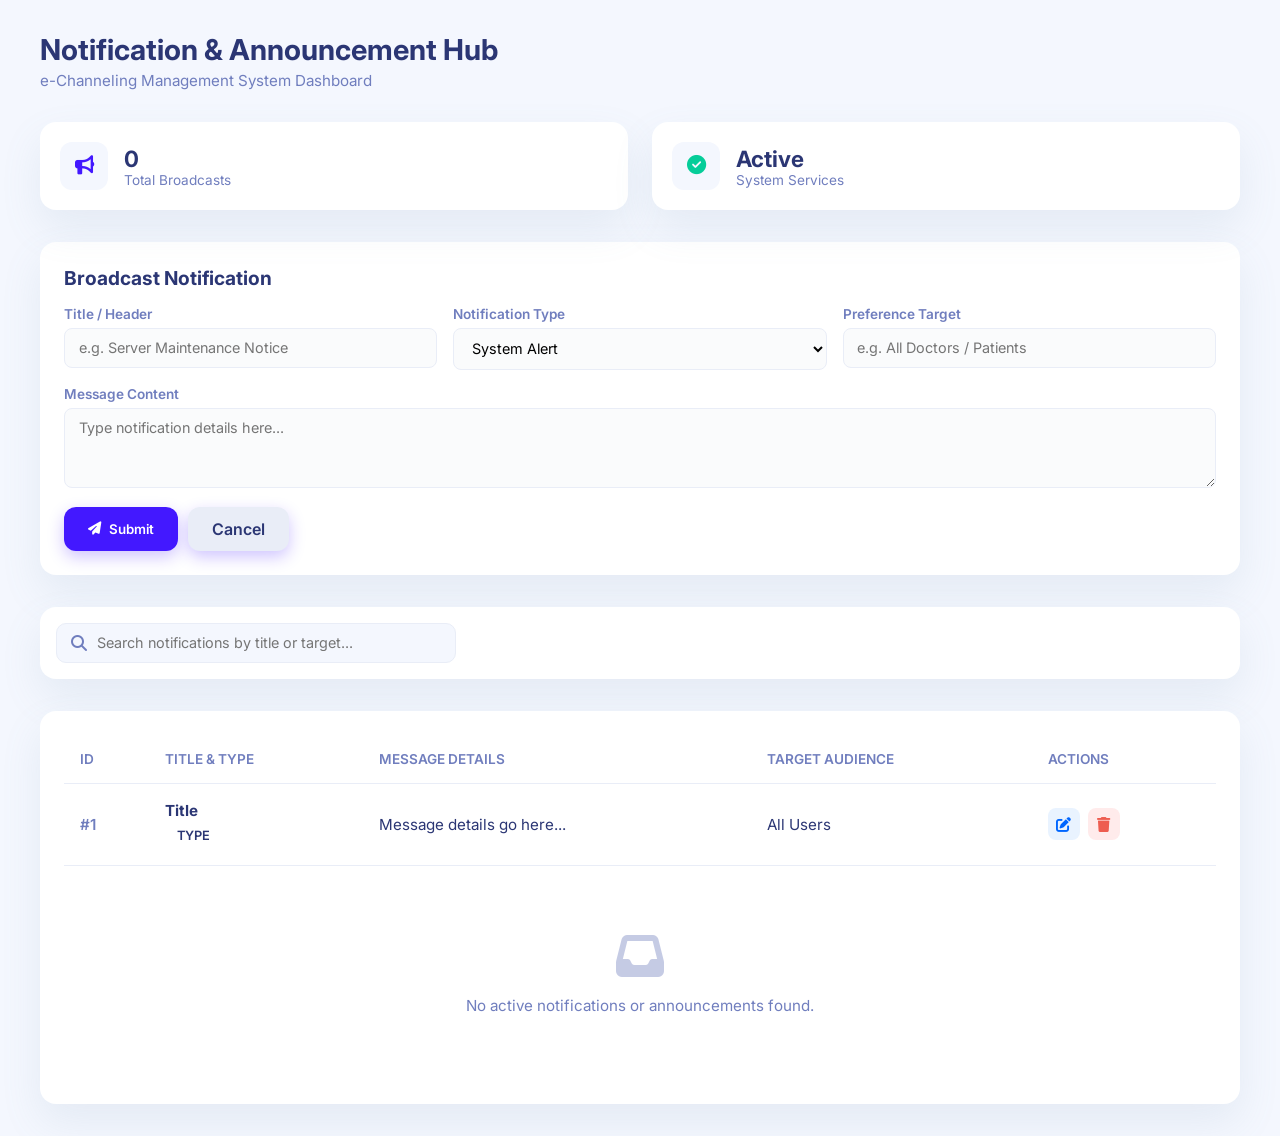
<file: src/main/resources/templates/notifications.html>
<!DOCTYPE html>
<html xmlns:th="http://www.thymeleaf.org" lang="en">
<!-- Add this line below to fix IntelliJ errors: -->
<!--/*@thymesVar id="notification" type="com.echanneling.e_channeling_system.entity.Notification"*/-->
<head>
  <meta charset="UTF-8">
  <meta name="viewport" content="width=device-width, initial-scale=1.0">
  <title>e-Channeling | Notification Hub</title>
  <!-- Google Fonts & Font Awesome Icons -->
  <link href="https://fonts.googleapis.com/css2?family=Inter:wght@300;400;500;600;700&display=swap" rel="stylesheet">
  <link rel="stylesheet" href="https://cdnjs.cloudflare.com/ajax/libs/font-awesome/6.4.0/css/all.min.css">

  <style>
    :root {
      --bg-color: #f4f7fe;
      --card-bg: #ffffff;
      --primary: #4318ff;
      --primary-hover: #3311db;
      --text-main: #2b3674;
      --text-muted: #a3edda;
      --text-gray: #707ebe;
      --border-color: #e9edf7;
      --danger: #ee5d50;
      --success: #05cd99;
      --warning: #ffb547;
      --shadow: 0px 18px 40px rgba(112, 144, 176, 0.12);
    }

    * {
      margin: 0;
      padding: 0;
      box-sizing: border-box;
      font-family: 'Inter', sans-serif;
    }

    body {
      background-color: var(--bg-color);
      color: var(--text-main);
      padding: 2rem;
    }

    .container {
      max-width: 1200px;
      margin: 0 auto;
    }

    /* Top Header Navigation */
    .header-nav {
      display: flex;
      justify-content: space-between;
      align-items: center;
      margin-bottom: 2rem;
    }

    .header-title h1 {
      font-size: 1.8rem;
      font-weight: 700;
      color: var(--text-main);
    }

    .header-title p {
      color: var(--text-gray);
      font-size: 0.95rem;
      margin-top: 4px;
    }

    .btn-primary {
      background-color: var(--primary);
      color: white;
      border: none;
      padding: 0.75rem 1.5rem;
      border-radius: 12px;
      font-weight: 600;
      cursor: pointer;
      transition: all 0.2s ease;
      display: flex;
      align-items: center;
      gap: 8px;
      box-shadow: 0px 6px 16px rgba(67, 24, 255, 0.25);
    }

    .btn-primary:hover {
      background-color: var(--primary-hover);
      transform: translateY(-2px);
    }

    /* Stats Section */
    .stats-grid {
      display: grid;
      grid-template-columns: repeat(auto-fit, minmax(220px, 1fr));
      gap: 1.5rem;
      margin-bottom: 2rem;
    }

    .stat-card {
      background: var(--card-bg);
      padding: 1.25rem;
      border-radius: 16px;
      box-shadow: var(--shadow);
      display: flex;
      align-items: center;
      gap: 1rem;
    }

    .stat-icon {
      width: 48px;
      height: 48px;
      border-radius: 12px;
      background: #f4f7fe;
      color: var(--primary);
      display: flex;
      align-items: center;
      justify-content: center;
      font-size: 1.2rem;
    }

    .stat-info h3 {
      font-size: 1.4rem;
      font-weight: 700;
    }

    .stat-info p {
      font-size: 0.85rem;
      color: var(--text-gray);
    }

    /* Search & Filter Bar */
    .toolbar {
      display: flex;
      justify-content: space-between;
      align-items: center;
      background: var(--card-bg);
      padding: 1rem;
      border-radius: 16px;
      box-shadow: var(--shadow);
      margin-bottom: 2rem;
      gap: 1rem;
    }

    .search-box {
      position: relative;
      flex-grow: 1;
      max-width: 400px;
    }

    .search-box i {
      position: absolute;
      left: 15px;
      top: 50%;
      transform: translateY(-50%);
      color: var(--text-gray);
    }

    .search-box input {
      width: 100%;
      padding: 0.65rem 1rem 0.65rem 2.5rem;
      border-radius: 10px;
      border: 1px solid var(--border-color);
      background: var(--bg-color);
      outline: none;
      font-size: 0.9rem;
    }

    /* Notifications Table / Cards */
    .table-card {
      background: var(--card-bg);
      border-radius: 16px;
      box-shadow: var(--shadow);
      padding: 1.5rem;
      overflow-x: auto;
    }

    table {
      width: 100%;
      border-collapse: collapse;
      text-align: left;
    }

    th {
      padding: 1rem;
      color: var(--text-gray);
      font-size: 0.85rem;
      font-weight: 600;
      border-bottom: 1px solid var(--border-color);
      text-transform: uppercase;
    }

    td {
      padding: 1.1rem 1rem;
      border-bottom: 1px solid var(--border-color);
      font-size: 0.95rem;
    }

    tr:last-child td {
      border-bottom: none;
    }

    /* Dynamic Badges */
    .badge {
      padding: 4px 12px;
      border-radius: 20px;
      font-size: 0.8rem;
      font-weight: 600;
      display: inline-block;
    }

    .badge-system { background: #e9f3ff; color: #0066ff; }
    .badge-alert { background: #ffebeb; color: #ee5d50; }
    .badge-info { background: #e6faf5; color: #05cd99; }

    /* Action Buttons */
    .action-btns {
      display: flex;
      gap: 8px;
    }

    .btn-icon {
      width: 32px;
      height: 32px;
      border-radius: 8px;
      border: none;
      cursor: pointer;
      display: flex;
      align-items: center;
      justify-content: center;
      transition: 0.2s;
    }

    .btn-edit { background: #e9f3ff; color: #0066ff; }
    .btn-edit:hover { background: #0066ff; color: white; }

    .btn-delete { background: #ffebeb; color: #ee5d50; }
    .btn-delete:hover { background: #ee5d50; color: white; }

    /* Form Card */
    .form-card {
      background: var(--card-bg);
      border-radius: 16px;
      box-shadow: var(--shadow);
      padding: 1.5rem;
      margin-bottom: 2rem;
    }

    .form-card h2 {
      font-size: 1.2rem;
      margin-bottom: 1rem;
      color: var(--text-main);
    }

    .form-grid {
      display: grid;
      grid-template-columns: repeat(auto-fit, minmax(200px, 1fr));
      gap: 1rem;
      margin-bottom: 1rem;
    }

    .form-group {
      display: flex;
      flex-direction: column;
      gap: 6px;
    }

    .form-group label {
      font-size: 0.85rem;
      font-weight: 600;
      color: var(--text-gray);
    }

    .form-group input, .form-group select, .form-group textarea {
      padding: 0.65rem 0.85rem;
      border-radius: 8px;
      border: 1px solid var(--border-color);
      outline: none;
      font-size: 0.9rem;
      background: #fafbfc;
    }

    .form-group textarea {
      resize: vertical;
      min-height: 80px;
    }

    .form-group input:focus, .form-group select:focus, .form-group textarea:focus {
      border-color: var(--primary);
      background: #fff;
    }

    .empty-state {
      text-align: center;
      padding: 3rem 1rem;
      color: var(--text-gray);
    }

    .empty-state i {
      font-size: 3rem;
      margin-bottom: 1rem;
      opacity: 0.4;
    }
  </style>
</head>
<body>

<div class="container">
  <!-- Header -->
  <div class="header-nav">
    <div class="header-title">
      <h1>Notification & Announcement Hub</h1>
      <p>e-Channeling Management System Dashboard</p>
    </div>
  </div>

  <!-- Quick Stats -->
  <div class="stats-grid">
    <div class="stat-card">
      <div class="stat-icon"><i class="fa-solid fa-bullhorn"></i></div>
      <div class="stat-info">
        <h3 th:text="${notifications != null ? notifications.size() : 0}">0</h3>
        <p>Total Broadcasts</p>
      </div>
    </div>
    <div class="stat-card">
      <div class="stat-icon" style="color: var(--success);"><i class="fa-solid fa-circle-check"></i></div>
      <div class="stat-info">
        <h3>Active</h3>
        <p>System Services</p>
      </div>
    </div>
  </div>

  <!-- Create/Update Form Card -->
  <div class="form-card">
    <h2 th:text="${notification.id == null ? '📢 Create New Announcement' : '✏️ Edit Announcement'}">Broadcast Notification</h2>

    <form th:action="@{/notifications/send}" th:object="${notification}" method="post">
      <input type="hidden" th:field="*{id}" />

      <div class="form-grid">
        <div class="form-group">
          <label>Title / Header</label>
          <input type="text" th:field="*{title}" placeholder="e.g. Server Maintenance Notice" required />
        </div>
        <div class="form-group">
          <label>Notification Type</label>
          <select th:field="*{type}">
            <option value="SYSTEM">System Alert</option>
            <option value="CRITICAL">Critical Warning</option>
            <option value="GENERAL">General Info</option>
          </select>
        </div>
        <div class="form-group">
          <label>Preference Target</label>
          <input type="text" th:field="*{preferenceRules}" placeholder="e.g. All Doctors / Patients" required />
        </div>
      </div>

      <div class="form-group" style="margin-bottom: 1.2rem;">
        <label>Message Content</label>
        <textarea th:field="*{message}" placeholder="Type notification details here..." required></textarea>
      </div>

      <div style="display: flex; gap: 10px;">
        <button type="submit" class="btn-primary">
          <i class="fa-solid fa-paper-plane"></i>
          <span th:text="${notification.id == null ? 'Broadcast Announcement' : 'Save Changes'}">Submit</span>
        </button>
        <a th:if="${notification.id != null}" th:href="@{/notifications}" class="btn-primary" style="background: #e9edf7; color: var(--text-main); text-decoration: none;">
          Cancel
        </a>
      </div>
    </form>
  </div>

  <!-- Filter & Live Search Toolbar -->
  <div class="toolbar">
    <div class="search-box">
      <i class="fa-solid fa-magnifying-glass"></i>
      <input type="text" id="searchInput" onkeyup="filterTable()" placeholder="Search notifications by title or target...">
    </div>
  </div>

  <!-- Data Table Card -->
  <div class="table-card">
    <table id="notificationsTable">
      <thead>
      <tr>
        <th>ID</th>
        <th>Title & Type</th>
        <th>Message Details</th>
        <th>Target Audience</th>
        <th>Actions</th>
      </tr>
      </thead>
      <tbody>
      <tr th:each="item : ${notifications}">
        <td th:text="${item.id}" style="font-weight: 600; color: var(--text-gray);">#1</td>
        <td>
          <strong th:text="${item.title}" style="display: block; margin-bottom: 4px;">Title</strong>
          <span class="badge"
                th:classappend="${item.type == 'CRITICAL' ? 'badge-alert' : (item.type == 'SYSTEM' ? 'badge-system' : 'badge-info')}"
                th:text="${item.type}">TYPE</span>
        </td>
        <td th:text="${item.message}" style="max-width: 350px;">Message details go here...</td>
        <td th:text="${item.preferenceRules}">All Users</td>
        <td>
          <div class="action-btns">
            <a th:href="@{/notifications/edit/{id}(id=${item.id})}" class="btn-icon btn-edit" title="Edit">
              <i class="fa-solid fa-pen-to-square"></i>
            </a>
            <a th:href="@{/notifications/delete/{id}(id=${item.id})}" class="btn-icon btn-delete" title="Delete" onclick="return confirm('Are you sure you want to dismiss this notification?');">
              <i class="fa-solid fa-trash"></i>
            </a>
          </div>
        </td>
      </tr>
      <tr th:if="${#lists.isEmpty(notifications)}">
        <td colspan="5">
          <div class="empty-state">
            <i class="fa-solid fa-inbox"></i>
            <p>No active notifications or announcements found.</p>
          </div>
        </td>
      </tr>
      </tbody>
    </table>
  </div>
</div>

<!-- Simple Live Search JS -->
<script>
  function filterTable() {
    const input = document.getElementById("searchInput");
    const filter = input.value.toLowerCase();
    const table = document.getElementById("notificationsTable");
    const tr = table.getElementsByTagName("tr");

    for (let i = 1; i < tr.length; i++) {
      let rowText = tr[i].textContent || tr[i].innerText;
      if (rowText.toLowerCase().indexOf(filter) > -1) {
        tr[i].style.display = "";
      } else {
        tr[i].style.display = "none";
      }
    }
  }
</script>

</body>
</html>
</file>
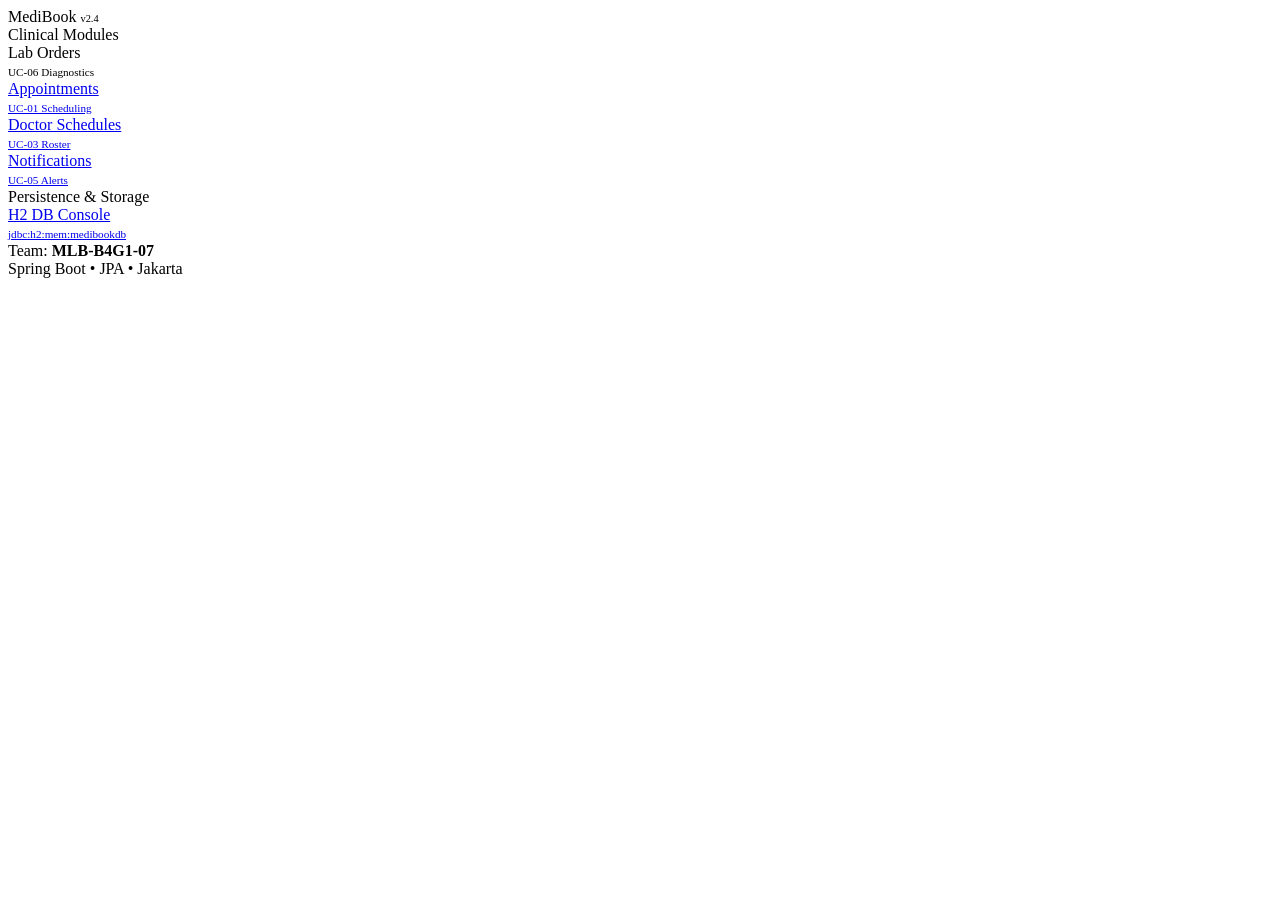
<file: src/main/resources/templates/sidebar.html>
<!DOCTYPE html>
<html xmlns:th="http://www.thymeleaf.org">
<body>

<!-- Reusable Sidebar Fragment -->
<aside th:fragment="app-sidebar(activeTab)" class="sidebar">
    <div class="sidebar-brand">
        <i class="fas fa-heart-pulse text-primary fs-5"></i>
        <span>MediBook <span class="badge bg-secondary ms-1 fw-normal" style="font-size: 0.65rem;">v2.4</span></span>
    </div>

    <div class="sidebar-heading">Clinical Modules</div>

    <!-- Lab Orders Link -->
    <a th:href="@{/lab-orders}" class="sidebar-link" th:classappend="${activeTab == 'lab-orders'} ? ' active' : ''">
        <i class="fas fa-flask-vial"></i>
        <div>
            <div>Lab Orders</div>
            <small th:class="${activeTab == 'lab-orders'} ? 'text-white-50' : 'text-muted'" style="font-size: 0.7rem;">UC-06 Diagnostics</small>
        </div>
    </a>

    <!-- Appointments Link -->
    <a href="#" class="sidebar-link" th:classappend="${activeTab == 'appointments'} ? ' active' : ''">
        <i class="fas fa-calendar-check text-info"></i>
        <div>
            <div>Appointments</div>
            <small class="text-muted" style="font-size: 0.7rem;">UC-01 Scheduling</small>
        </div>
    </a>

    <!-- Doctor Schedules Link -->
    <a href="/doctor-schedules" class="sidebar-link" th:classappend="${activeTab == 'schedules'} ? ' active' : ''">
        <i class="fas fa-user-doctor text-warning"></i>
        <div>
            <div>Doctor Schedules</div>
            <small class="text-muted" style="font-size: 0.7rem;">UC-03 Roster</small>
        </div>
    </a>

    <!-- Notifications Link -->
    <a href="/notifications" class="sidebar-link" th:classappend="${activeTab == 'notifications'} ? ' active' : ''">
        <i class="fas fa-bell text-danger"></i>
        <div>
            <div>Notifications</div>
            <small class="text-muted" style="font-size: 0.7rem;">UC-05 Alerts</small>
        </div>
    </a>

    <div class="sidebar-heading mt-3">Persistence & Storage</div>
    <a href="/h2-console" target="_blank" class="sidebar-link">
        <i class="fas fa-database text-light"></i>
        <div>
            <div>H2 DB Console</div>
            <small class="text-muted" style="font-size: 0.7rem;">jdbc:h2:mem:medibookdb</small>
        </div>
    </a>

    <div class="mt-auto sidebar-footer">
        <div>Team: <strong>MLB-B4G1-07</strong></div>
        <div>Spring Boot &bull; JPA &bull; Jakarta</div>
    </div>
</aside>

</body>
</html>
</file>
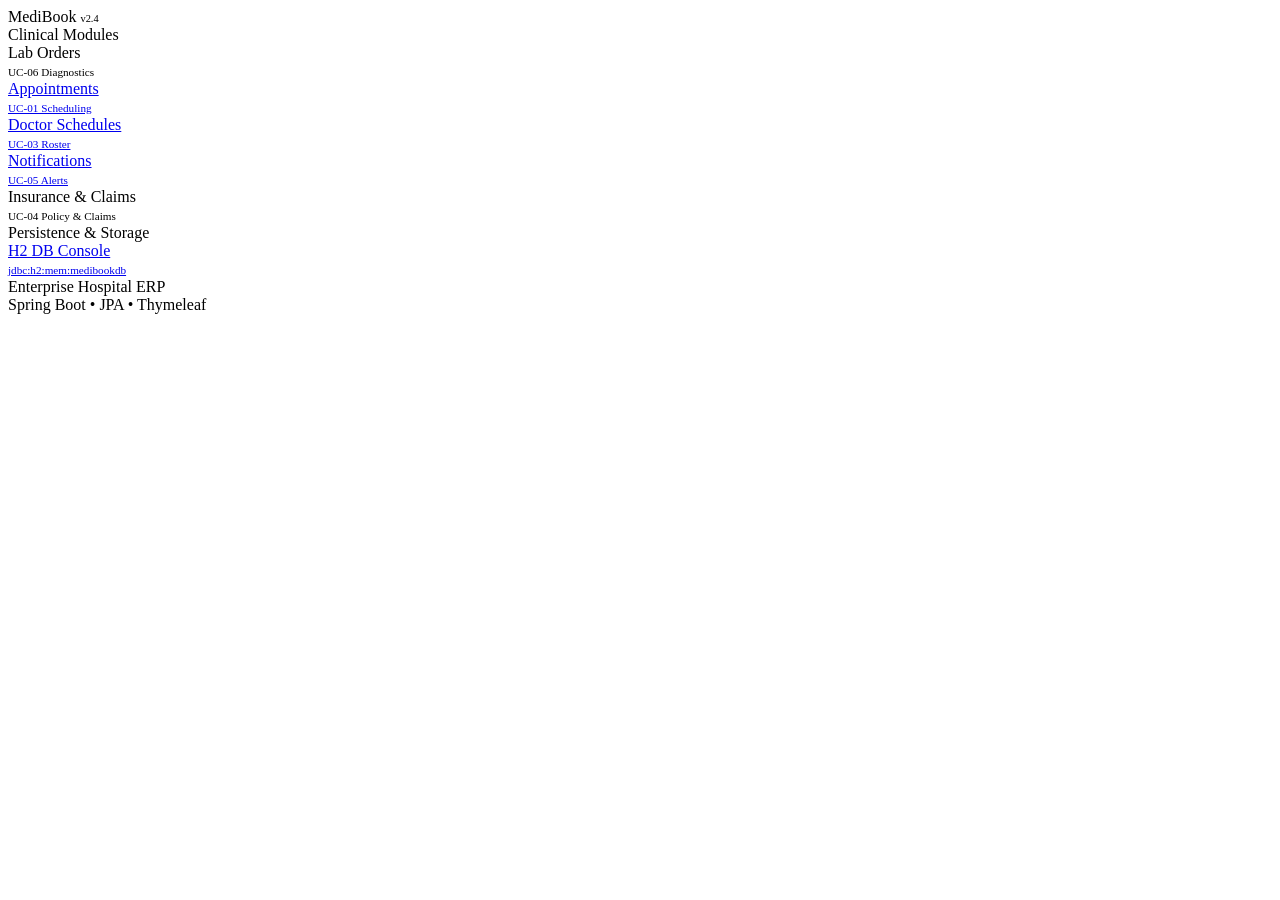
<file: src/main/resources/templates/fragments/sidebar.html>
<!DOCTYPE html>
<html xmlns:th="http://www.thymeleaf.org">
<body>

<!-- Reusable Shared Sidebar Fragment -->
<aside th:fragment="app-sidebar(activeTab)" class="sidebar">
    <div class="sidebar-brand">
        <i class="fas fa-heart-pulse text-primary fs-5"></i>
        <span>MediBook <span class="badge bg-secondary ms-1 fw-normal" style="font-size: 0.65rem;">v2.4</span></span>
    </div>

    <div class="sidebar-heading">Clinical Modules</div>

    <!-- Lab Orders Link (Your Module: UC-06) -->
    <a th:href="@{/lab-orders}" class="sidebar-link" th:classappend="${activeTab == 'lab-orders'} ? ' active' : ''">
        <i class="fas fa-flask-vial"></i>
        <div>
            <div>Lab Orders</div>
            <small th:class="${activeTab == 'lab-orders'} ? 'text-white-50' : 'text-muted'" style="font-size: 0.7rem;">UC-06 Diagnostics</small>
        </div>
    </a>

    <!-- Appointments Link (UC-01) -->
    <a href="#" class="sidebar-link" th:classappend="${activeTab == 'appointments'} ? ' active' : ''">
        <i class="fas fa-calendar-check text-info"></i>
        <div>
            <div>Appointments</div>
            <small class="text-muted" style="font-size: 0.7rem;">UC-01 Scheduling</small>
        </div>
    </a>

    <!-- Doctor Schedules Link (UC-03) -->
    <a href="/doctor-schedules" class="sidebar-link" th:classappend="${activeTab == 'schedules'} ? ' active' : ''">
        <i class="fas fa-user-doctor text-warning"></i>
        <div>
            <div>Doctor Schedules</div>
            <small class="text-muted" style="font-size: 0.7rem;">UC-03 Roster</small>
        </div>
    </a>

    <!-- Notifications Link (UC-05) -->
    <a href="/notifications" class="sidebar-link" th:classappend="${activeTab == 'notifications'} ? ' active' : ''">
        <i class="fas fa-bell text-danger"></i>
        <div>
            <div>Notifications</div>
            <small class="text-muted" style="font-size: 0.7rem;">UC-05 Alerts</small>
        </div>
    </a>

    <!-- Insurance Link (UC-04 / Claims) -->
    <a th:href="@{/insurance}" class="sidebar-link" th:classappend="${activeTab == 'insurance'} ? ' active' : ''">
        <i class="fas fa-shield-halved text-success"></i>
        <div>
            <div>Insurance &amp; Claims</div>
            <small th:class="${activeTab == 'insurance'} ? 'text-white-50' : 'text-muted'" style="font-size: 0.7rem;">UC-04 Policy &amp; Claims</small>
        </div>
    </a>

    <div class="sidebar-heading mt-3">Persistence &amp; Storage</div>
    <a href="/h2-console" target="_blank" class="sidebar-link">
        <i class="fas fa-database text-light"></i>
        <div>
            <div>H2 DB Console</div>
            <small class="text-muted" style="font-size: 0.7rem;">jdbc:h2:mem:medibookdb</small>
        </div>
    </a>

    <div class="mt-auto sidebar-footer">
        <div>Enterprise Hospital ERP</div>
        <div>Spring Boot &bull; JPA &bull; Thymeleaf</div>
    </div>
</aside>

</body>
</html>
</file>
<file: src/main/resources/templates/styles.css>
﻿ .doctor-search { display:grid; grid-template-columns:1fr 1fr; gap:8px; margin-top:2px; } .doctor-list.compact { display:grid; grid-template-columns:1fr 1fr; gap:7px; } .doctor-choice { display:flex; flex-direction:column; gap:4px; padding:11px; text-align:left; color:var(--ink); background:#fff; border:1px solid #d6e2e4; border-radius:7px; } .doctor-choice span { color:var(--muted); font-size:11px; }.doctor-choice.selected { color:var(--teal); background:var(--teal-light); border-color:var(--teal); }
 .appointment-filters { display:grid; grid-template-columns:1.5fr 1fr 1fr; gap:9px; margin-bottom:14px; } .appointment-filters input,.appointment-filters select { width:100%; } .saved-details { flex:1; } .appointment-status { padding:5px 9px; border-radius:20px; color:#167b53; background:#e5f7ed; font-size:10px; font-weight:700; } .appointment-status.cancelled { color:#b44c49; background:#fff0ef; } .saved-actions { display:flex; gap:6px; } .saved-actions button { padding:7px 9px; color:var(--teal); background:#fff; border:1px solid #b5d5d2; border-radius:6px; font-size:12px; } .saved-actions button:last-child { color:#a64e4b; border-color:#e2c0be; } @media (max-width:600px) { .appointment-filters { grid-template-columns:1fr; } .saved-appointment { align-items:flex-start; flex-wrap:wrap; } .saved-details { min-width:calc(100% - 80px); } .appointment-status { margin-left:61px; } .saved-actions { margin-left:auto; } }
@import url('https://fonts.googleapis.com/css2?family=DM+Sans:wght@400;500;600;700&family=Manrope:wght@700;800&display=swap');
:root { --ink:#17252d; --muted:#77868e; --teal:#157878; --teal-light:#e8f6f4; --line:#e1eaec; --paper:#fff; --canvas:#f5f8f9; --danger:#b34e4b; font-family:'DM Sans',sans-serif; color:var(--ink); background:var(--canvas); }
* { box-sizing:border-box; } body { margin:0; } button,input,select,textarea { font:inherit; } button,a { cursor:pointer; } .site-header { min-height:76px; display:flex; align-items:center; gap:42px; padding:0 6vw; background:var(--paper); border-bottom:1px solid var(--line); } .brand { display:flex; align-items:center; gap:9px; color:var(--ink); text-decoration:none; font:800 21px Manrope; letter-spacing:-1px; }.brand>span>span { color:var(--teal); }.brand-mark { width:28px; height:28px; display:grid; place-items:center; color:#fff; background:var(--teal); border-radius:8px; font:700 22px 'DM Sans'; }.main-nav { display:flex; flex:1; gap:5px; }.nav-link { padding:10px 13px; color:#63727b; text-decoration:none; border-radius:7px; }.nav-link:hover,.nav-link.active { color:var(--teal); background:var(--teal-light); }.profile { display:flex; align-items:center; gap:10px; color:#52636d; font-size:14px; }.profile-avatar { width:30px; height:30px; display:grid; place-items:center; color:var(--teal); background:#e0f0ee; border-radius:50%; font-size:11px; font-weight:700; }
.page-shell { max-width:1120px; margin:0 auto; padding:58px 28px 100px; }.page-intro { margin-bottom:36px; }.eyebrow { margin:0 0 11px; color:var(--teal); font-size:11px; font-weight:700; letter-spacing:1.5px; }.page-intro h1 { margin:0; font:800 clamp(32px,5vw,51px) Manrope; letter-spacing:-2px; }.page-intro>p:last-child { max-width:570px; margin:13px 0 0; color:var(--muted); font-size:17px; }.notice { padding:13px 16px; margin-bottom:18px; border-radius:8px; font-size:14px; }.notice.error { color:#9d4744; background:#fff0ef; }.notice.success { color:#146e4e; background:#e6f7ee; }.booking-layout { display:grid; grid-template-columns:minmax(0,1.55fr) minmax(240px,.75fr); gap:24px; align-items:start; }.booking-main { padding:28px; background:var(--paper); border:1px solid var(--line); border-radius:13px; box-shadow:0 12px 35px #22434d08; }.section-heading { display:flex; align-items:end; justify-content:space-between; padding-bottom:15px; border-bottom:1px solid var(--line); }.section-heading .eyebrow { margin-bottom:8px; }.section-heading h2 { margin:0; font:700 25px Manrope; letter-spacing:-.8px; }.required-note { color:var(--muted); font-size:12px; }.stepper { display:flex; align-items:center; gap:9px; padding:22px 0 27px; }.step { display:flex; align-items:center; gap:7px; color:#a0adb2; font-size:12px; font-weight:600; white-space:nowrap; }.step b { width:25px; height:25px; display:grid; place-items:center; color:#89979c; background:#edf2f3; border-radius:50%; font-size:12px; }.step.active { color:var(--teal); }.step.active b { color:#fff; background:var(--teal); }.stepper i { width:35px; height:1px; background:var(--line); }
fieldset { padding:0; margin:0 0 27px; border:0; } legend { margin-bottom:15px; font:700 16px Manrope; }.field-grid { display:grid; grid-template-columns:1fr 1fr; gap:18px 14px; }.field { display:flex; flex-direction:column; gap:7px; color:#52636c; font-size:13px; font-weight:600; }.field>span:first-child,.field-label { color:#52636c; }.field>span,.field-label span { color:var(--teal); }.field em { color:#9ba8ad; font-style:normal; font-weight:400; }.field.full { grid-column:1/-1; }.field input,.field select,.field textarea { width:100%; padding:12px 13px; color:var(--ink); background:#fff; border:1px solid #d6e2e4; border-radius:7px; outline:0; resize:vertical; }.field input:focus,.field select:focus,.field textarea:focus { border-color:var(--teal); box-shadow:0 0 0 3px #15787812; }.field.invalid input,.field.invalid select,.field.invalid textarea { border-color:#d56c68; }.field-error { min-height:15px; color:var(--danger); font-size:11px; font-weight:400; }.slot-field { gap:10px; }.slot-grid { display:grid; grid-template-columns:repeat(4,1fr); gap:7px; }.time-slot { min-height:57px; padding:7px 4px; color:var(--teal); background:#f4fbfa; border:1px solid #add2cf; border-radius:6px; }.time-slot span,.time-slot small { display:block; }.time-slot small { margin-top:4px; color:#70a4a1; font-size:10px; }.time-slot:hover,.time-slot.selected { color:#fff; background:var(--teal); }.time-slot:hover small,.time-slot.selected small { color:#cce9e6; }.time-slot.unavailable { color:#a4afb2; background:#f1f3f3; border-color:#e3e8e9; cursor:not-allowed; text-decoration:line-through; }.time-slot.unavailable small { color:#a4afb2; text-decoration:none; }.field-hint { grid-column:1/-1; margin:0; padding:14px; color:var(--muted); background:#f7f9f9; border-radius:6px; font-size:12px; }.form-actions { display:flex; align-items:center; justify-content:space-between; gap:16px; padding-top:4px; }.secure-note { color:#8c999e; font-size:12px; }.button { padding:12px 17px; border:1px solid transparent; border-radius:7px; font-weight:600; }.button-primary { color:#fff; background:var(--teal); }.button-primary:hover { background:#106667; }.button-primary span { margin-left:8px; font-size:17px; }.button-secondary { color:var(--teal); background:#fff; border-color:#a9cfcc; }.button:disabled { opacity:.55; cursor:not-allowed; }.back-link,.text-link { color:var(--teal); text-decoration:none; border:0; background:transparent; }.back-link { padding:0; font-size:13px; }.review-heading { margin-bottom:24px; }.review-heading h2 { margin-top:20px; font:700 27px Manrope; }.review-heading p:last-child { color:var(--muted); }.review-card { margin-bottom:24px; padding:5px 19px; background:#f7fbfb; border:1px solid var(--line); border-radius:9px; }.review-row { display:flex; justify-content:space-between; gap:25px; padding:15px 0; border-bottom:1px solid var(--line); font-size:13px; }.review-row:last-child { border-bottom:0; }.review-row span { color:var(--muted); }.review-row strong { text-align:right; }.review-row small { color:var(--muted); font-weight:400; }.success-panel { padding:45px 20px; text-align:center; }.success-icon { width:58px; height:58px; display:grid; place-items:center; margin:0 auto 19px; color:#13724f; background:#def5e8; border-radius:50%; font-size:28px; font-weight:700; }.success-panel h2 { font:700 28px Manrope; }.success-panel>p:not(.eyebrow) { color:var(--muted); }.booking-id { max-width:260px; margin:24px auto; padding:15px; background:#f4f9f8; border:1px dashed #abd0cd; border-radius:8px; }.booking-id span,.booking-id strong { display:block; }.booking-id span { color:var(--muted); font-size:11px; }.booking-id strong { margin-top:5px; color:var(--teal); font-size:20px; letter-spacing:1px; }.success-panel .button { display:block; max-width:270px; margin:0 auto 16px; }.booking-aside { padding:29px 26px; color:#fff; background:#1a4d58; border-radius:13px; box-shadow:0 12px 35px #22434d18; }.aside-kicker { color:#a8d8d4; font-size:11px; font-weight:700; letter-spacing:1.2px; text-transform:uppercase; }.booking-aside h2 { margin:16px 0 12px; font:700 26px Manrope; letter-spacing:-.7px; }.booking-aside>p { color:#c5dddc; line-height:1.65; font-size:14px; }.aside-list { margin-top:31px; }.aside-list div { display:flex; gap:15px; align-items:center; padding:15px 0; border-top:1px solid #ffffff28; }.aside-list b { color:#9bd0ca; font-size:12px; }.aside-list span { font-size:13px; }.appointments-section { margin-top:72px; }.appointments-section .section-heading { margin-bottom:15px; }.appointments-section h2 { font:700 25px Manrope; }.saved-appointment { display:flex; align-items:center; gap:16px; padding:17px 20px; margin-bottom:10px; background:var(--paper); border:1px solid var(--line); border-radius:9px; }.saved-date { min-width:52px; padding-right:15px; text-align:center; border-right:1px solid var(--line); }.saved-date strong,.saved-date span { display:block; }.saved-date strong { font:700 23px Manrope; }.saved-date span { color:var(--teal); font-size:10px; font-weight:700; text-transform:uppercase; }.saved-appointment h3 { font-size:16px; }.saved-appointment p { margin:5px 0; color:#53636c; font-size:13px; }.saved-appointment small { color:var(--muted); font-size:11px; }.saved-appointment small span { padding:0 5px; }.muted { color:var(--muted); font-size:13px; }.text-link { font-size:13px; }
@media (max-width:800px) { .booking-layout { grid-template-columns:1fr; }.booking-aside { order:-1; }.booking-aside h2 { max-width:500px; }.aside-list { display:flex; gap:20px; margin-top:22px; }.aside-list div { flex:1; border-top:0; padding:0; } }
@media (max-width:600px) { .site-header { flex-wrap:wrap; gap:14px; padding:16px 20px; }.main-nav { order:3; width:100%; overflow:auto; }.nav-link { white-space:nowrap; }.profile { margin-left:auto; }.page-shell { padding:40px 17px 70px; }.page-intro>p:last-child { font-size:15px; }.booking-main { padding:21px 17px; }.field-grid { grid-template-columns:1fr; }.field.full { grid-column:auto; }.slot-grid { grid-template-columns:repeat(3,1fr); }.stepper { justify-content:space-between; }.stepper i { width:16px; }.step { font-size:11px; }.form-actions { align-items:stretch; flex-direction:column; }.form-actions .button { width:100%; }.secure-note { order:2; }.aside-list { gap:10px; }.aside-list span { font-size:12px; }.review-row { display:block; }.review-row strong { display:block; margin-top:5px; text-align:left; }.saved-appointment { align-items:flex-start; }.saved-date { min-width:45px; }.saved-appointment p { line-height:1.5; } }
</file>
